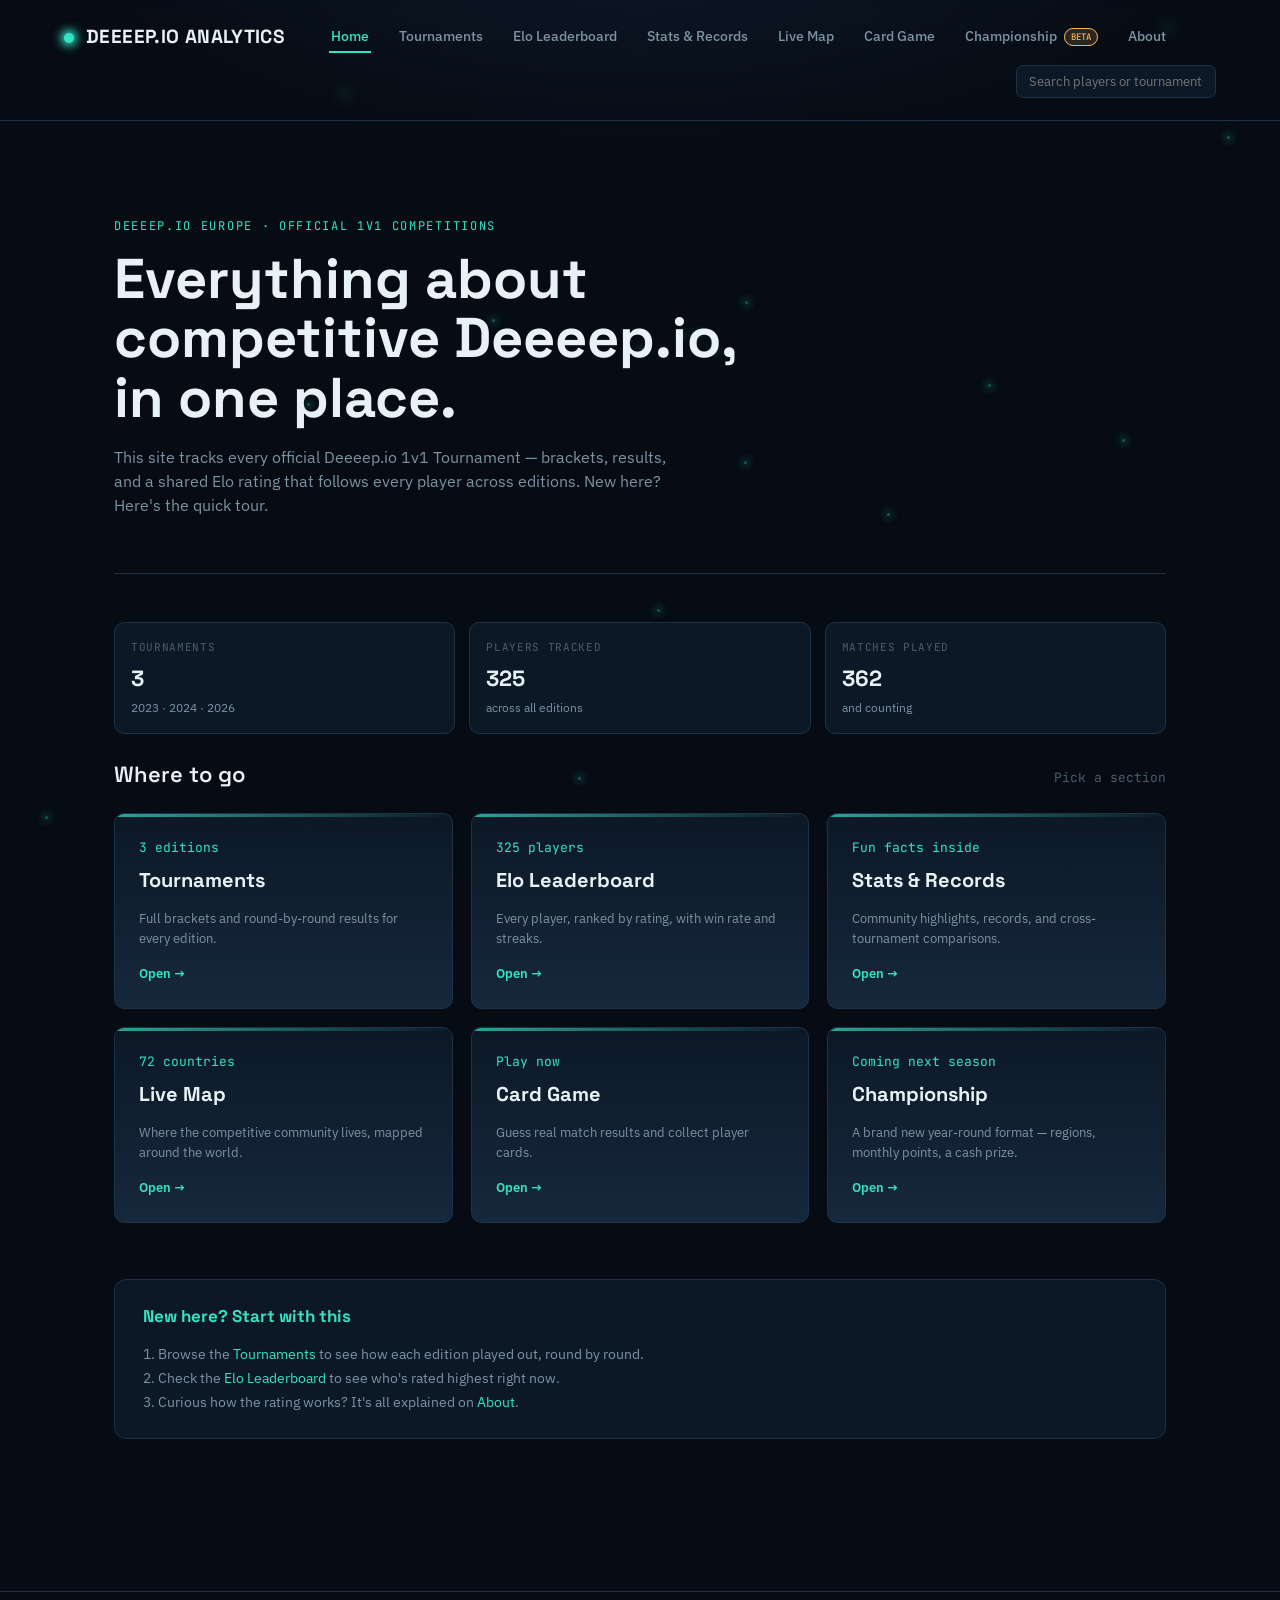
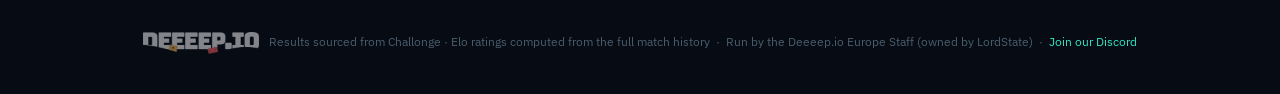
<file: index.html>
<!DOCTYPE html>
<html lang="en">
<head>
<meta charset="UTF-8">
<meta name="viewport" content="width=device-width, initial-scale=1.0">
<title>Deeeep.io Analytics — Tournaments, Elo & Stats</title>
<meta name="description" content="The home for competitive Deeeep.io 1v1: tournament brackets, Elo rankings, live community map, and the upcoming Championship — all in one place.">
<link rel="icon" type="image/png" href="favicon.png">
<link rel="icon" type="image/x-icon" href="favicon.ico">
<meta property="og:type" content="website">
<meta property="og:site_name" content="Deeeep.io Analytics">
<meta property="og:title" content="Deeeep.io Analytics — Tournaments, Elo & Stats">
<meta property="og:description" content="The home for competitive Deeeep.io 1v1: tournament brackets, Elo rankings, live community map, and the upcoming Championship — all in one place.">
<meta property="og:image" content="https://deeeep-analytics.netlify.app/og-image.png">
<meta property="og:image:width" content="1200">
<meta property="og:image:height" content="630">
<meta name="twitter:card" content="summary_large_image">
<meta name="twitter:title" content="Deeeep.io Analytics — Tournaments, Elo & Stats">
<meta name="twitter:description" content="The home for competitive Deeeep.io 1v1: tournament brackets, Elo rankings, live community map, and the upcoming Championship — all in one place.">
<meta name="twitter:image" content="https://deeeep-analytics.netlify.app/og-image.png">
<link rel="stylesheet" href="style.css">
</head>
<body>

<header class="top">
  <div class="brand"><span class="glow-dot"></span> DEEEEP.IO ANALYTICS</div>
  <nav class="top-nav">
    <a href="index.html" data-page="home">Home</a>
    <a href="tournaments.html" data-page="tournaments">Tournaments</a>
    <a href="leaderboard.html" data-page="leaderboard">Elo Leaderboard</a>
    <a href="stats.html" data-page="stats">Stats &amp; Records</a>
    <a href="live-map.html" data-page="live-map">Live Map</a>
    <a href="card-game.html" data-page="card-game">Card Game</a>
    <a href="championship.html" data-page="championship">Championship <span class="beta-pill">BETA</span></a>
    <a href="about.html" data-page="about">About</a>
  </nav>
</header>

<main>
  <section class="hero">
    <div class="eyebrow">Deeeep.io Europe · Official 1v1 competitions</div>
    <h1>Everything about competitive Deeeep.io, in one place.</h1>
    <p class="lead">This site tracks every official Deeeep.io 1v1 Tournament — brackets, results, and a shared Elo rating that follows every player across editions. New here? Here's the quick tour.</p>
  </section>

  <section>
    <div class="stat-grid" id="home-stats"></div>
  </section>

  <section>
    <div class="section-head">
      <h2>Where to go</h2>
      <span class="count">Pick a section</span>
    </div>
    <div class="t-grid" id="nav-grid"></div>
  </section>

  <section>
    <div class="about-block" style="border: 1px solid var(--border); background: var(--deep); border-radius: 12px; padding: 24px 28px;">
      <h3 style="margin-top:0;">New here? Start with this</h3>
      <p style="margin-bottom:0;">
        1. Browse the <a href="tournaments.html" style="color:var(--bio-teal);">Tournaments</a> to see how each edition played out, round by round.<br>
        2. Check the <a href="leaderboard.html" style="color:var(--bio-teal);">Elo Leaderboard</a> to see who's rated highest right now.<br>
        3. Curious how the rating works? It's all explained on <a href="about.html" style="color:var(--bio-teal);">About</a>.
      </p>
    </div>
  </section>
</main>

<footer><img src="game-icons.png" alt="" style="height:22px; opacity:0.5; vertical-align:middle; margin-right:10px;">Results sourced from Challonge · Elo ratings computed from the full match history &nbsp;·&nbsp; Run by the Deeeep.io Europe Staff (owned by LordState) &nbsp;·&nbsp; <a href="https://discord.gg/UAFnRKsabe" target="_blank" rel="noopener" style="color:var(--bio-teal);">Join our Discord</a></footer>

<script src="data.js"></script>
<script src="app.js"></script>
<script>
initBioField(document.body);
initGlobalSearch();
renderNav('home');

const gs = SITE_DATA.globalStats;
document.getElementById('home-stats').innerHTML = `
  <div class="stat-box"><div class="label">Tournaments</div><div class="value">${gs.totalTournaments}</div><div class="sub">2023 · 2024 · 2026</div></div>
  <div class="stat-box"><div class="label">Players tracked</div><div class="value">${gs.totalPlayers}</div><div class="sub">across all editions</div></div>
  <div class="stat-box"><div class="label">Matches played</div><div class="value">${gs.totalMatches}</div><div class="sub">and counting</div></div>
`;

const sections = [
  { href: 'tournaments.html', title: 'Tournaments', desc: 'Full brackets and round-by-round results for every edition.', tag: '3 editions' },
  { href: 'leaderboard.html', title: 'Elo Leaderboard', desc: 'Every player, ranked by rating, with win rate and streaks.', tag: `${gs.totalPlayers} players` },
  { href: 'stats.html', title: 'Stats & Records', desc: 'Community highlights, records, and cross-tournament comparisons.', tag: 'Fun facts inside' },
  { href: 'live-map.html', title: 'Live Map', desc: 'Where the competitive community lives, mapped around the world.', tag: `${SITE_DATA.countryStats.length} countries` },
  { href: 'card-game.html', title: 'Card Game', desc: 'Guess real match results and collect player cards.', tag: 'Play now' },
  { href: 'championship.html', title: 'Championship', desc: 'A brand new year-round format — regions, monthly points, a cash prize.', tag: 'Coming next season' },
];

document.getElementById('nav-grid').innerHTML = sections.map(s => `
  <a href="${s.href}" class="t-card">
    <div class="year">${s.tag}</div>
    <h3>${s.title}</h3>
    <p class="stats" style="display:block; margin-bottom:16px;">${s.desc}</p>
    <div class="cta">Open →</div>
  </a>
`).join('');
</script>

</body>
</html>
</file>
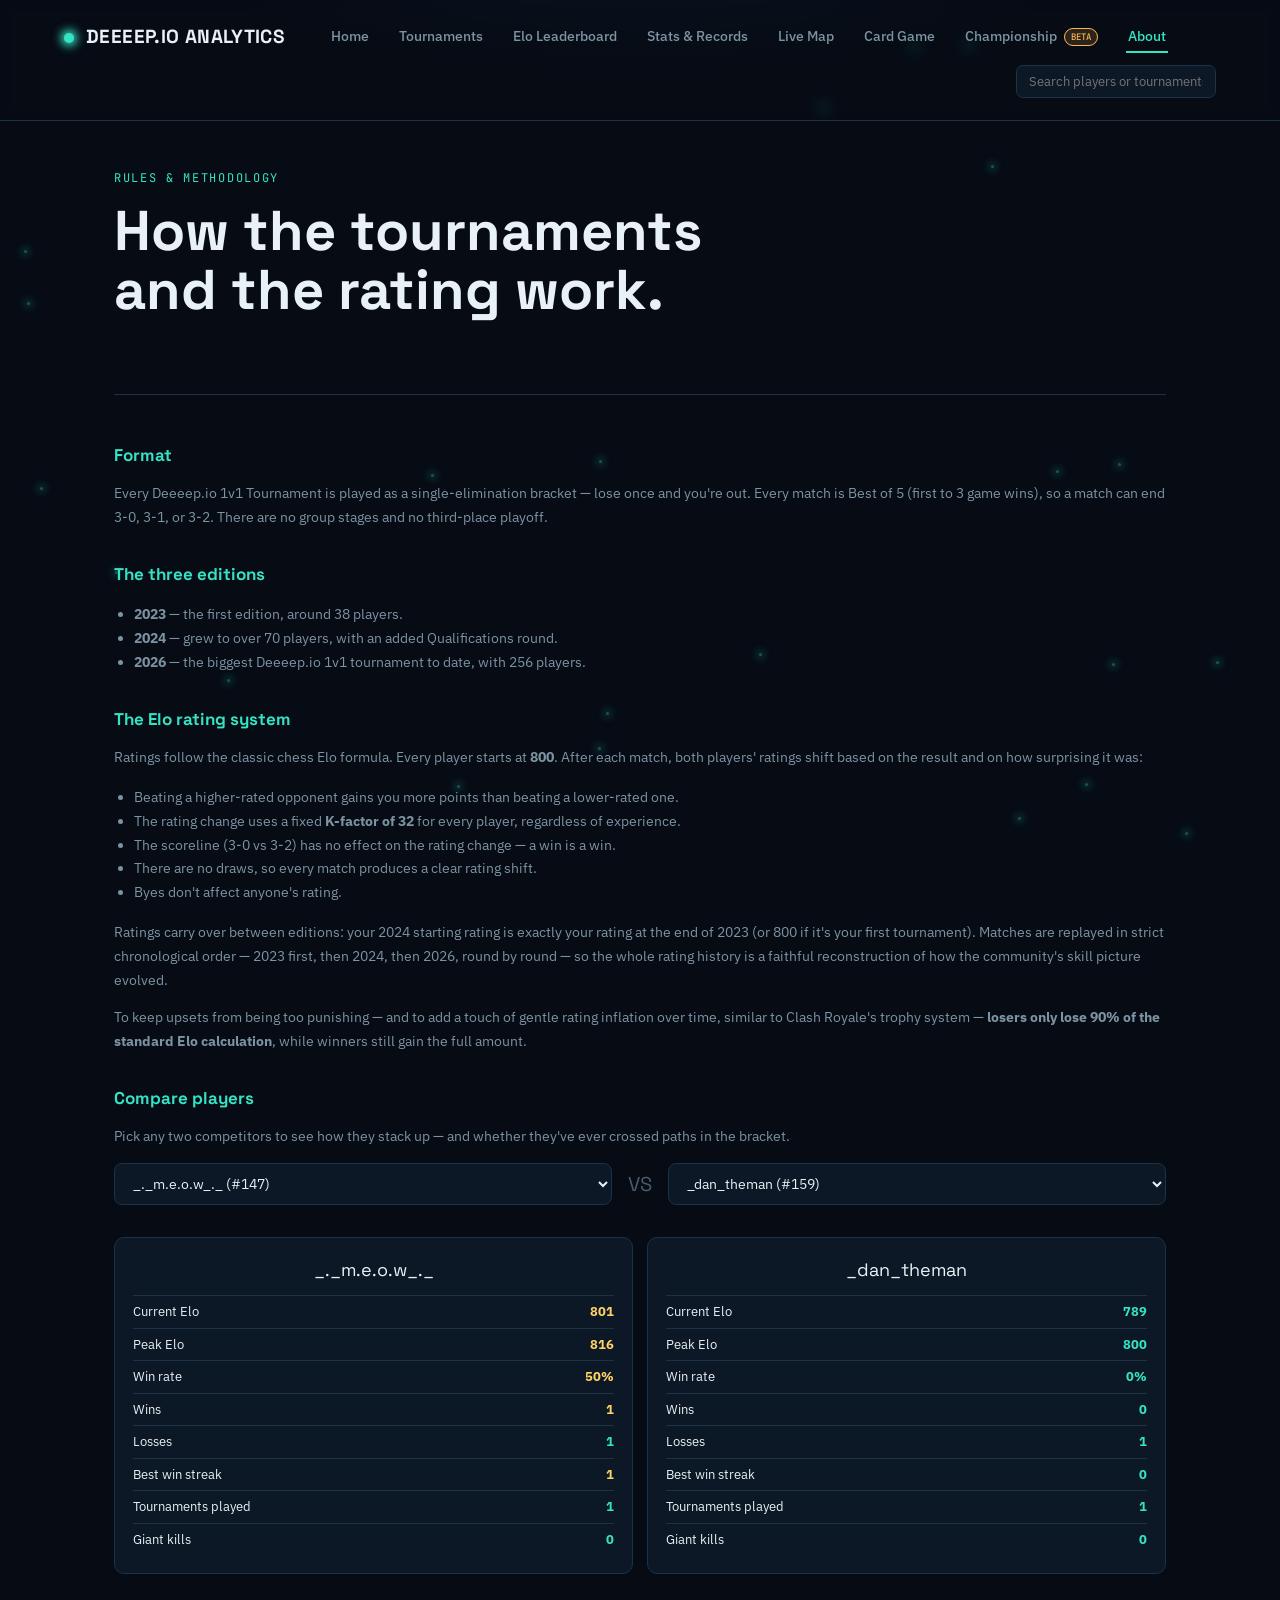
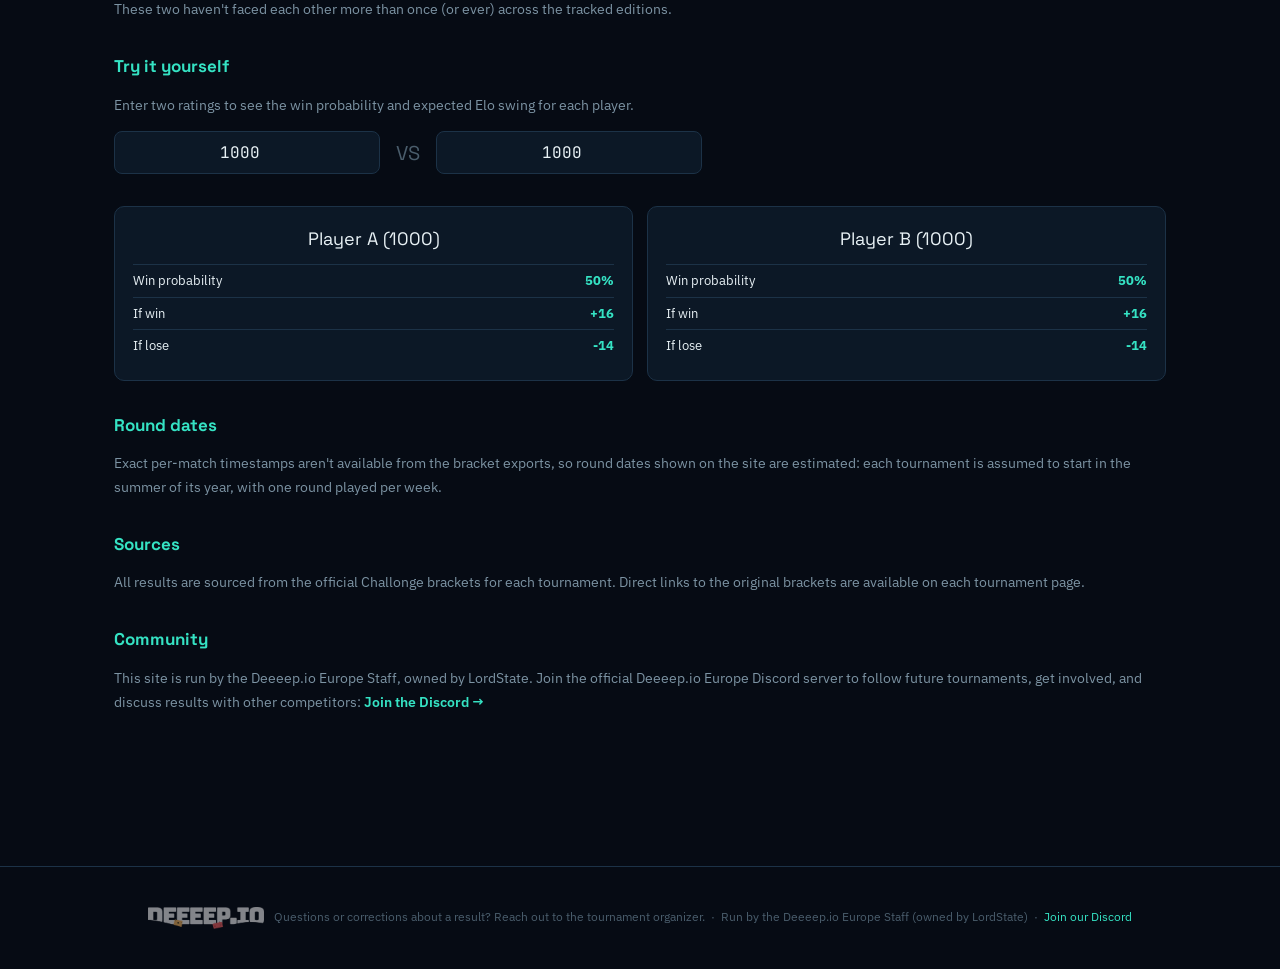
<file: about.html>
<!DOCTYPE html>
<html lang="en">
<head>
<meta charset="UTF-8">
<meta name="viewport" content="width=device-width, initial-scale=1.0">
<title>About — Deeeep.io Analytics</title>
<meta name="description" content="Rules, format and Elo methodology behind the Deeeep.io 1v1 Tournament and this site.">
<link rel="icon" type="image/png" href="favicon.png">
<link rel="icon" type="image/x-icon" href="favicon.ico">
<meta property="og:type" content="website">
<meta property="og:site_name" content="Deeeep.io Analytics">
<meta property="og:title" content="About — Deeeep.io Analytics">
<meta property="og:description" content="Rules, format and Elo methodology behind the Deeeep.io 1v1 Tournament and this site.">
<meta property="og:image" content="https://deeeep-analytics.netlify.app/og-image.png">
<meta property="og:image:width" content="1200">
<meta property="og:image:height" content="630">
<meta name="twitter:card" content="summary_large_image">
<meta name="twitter:title" content="About — Deeeep.io Analytics">
<meta name="twitter:description" content="Rules, format and Elo methodology behind the Deeeep.io 1v1 Tournament and this site.">
<meta name="twitter:image" content="https://deeeep-analytics.netlify.app/og-image.png">
<link rel="stylesheet" href="style.css">
</head>
<body>

<header class="top">
  <div class="brand"><span class="glow-dot"></span> DEEEEP.IO ANALYTICS</div>
  <nav class="top-nav">
    <a href="index.html" data-page="home">Home</a>
    <a href="tournaments.html" data-page="tournaments">Tournaments</a>
    <a href="leaderboard.html" data-page="leaderboard">Elo Leaderboard</a>
    <a href="stats.html" data-page="stats">Stats &amp; Records</a>
    <a href="live-map.html" data-page="live-map">Live Map</a>
    <a href="card-game.html" data-page="card-game">Card Game</a>
    <a href="championship.html" data-page="championship">Championship <span class="beta-pill">BETA</span></a>
    <a href="about.html" data-page="about">About</a>
  </nav>
</header>

<main>
  <section class="hero" style="padding-top:48px;">
    <div class="eyebrow">Rules & methodology</div>
    <h1>How the tournaments and the rating work.</h1>
  </section>

  <div class="about-block">
    <h3>Format</h3>
    <p>Every Deeeep.io 1v1 Tournament is played as a single-elimination bracket — lose once and you're out. Every match is Best of 5 (first to 3 game wins), so a match can end 3-0, 3-1, or 3-2. There are no group stages and no third-place playoff.</p>
  </div>

  <div class="about-block">
    <h3>The three editions</h3>
    <ul>
      <li><b>2023</b> — the first edition, around 38 players.</li>
      <li><b>2024</b> — grew to over 70 players, with an added Qualifications round.</li>
      <li><b>2026</b> — the biggest Deeeep.io 1v1 tournament to date, with 256 players.</li>
    </ul>
  </div>

  <div class="about-block">
    <h3>The Elo rating system</h3>
    <p>Ratings follow the classic chess Elo formula. Every player starts at <b>800</b>. After each match, both players' ratings shift based on the result and on how surprising it was:</p>
    <ul>
      <li>Beating a higher-rated opponent gains you more points than beating a lower-rated one.</li>
      <li>The rating change uses a fixed <b>K-factor of 32</b> for every player, regardless of experience.</li>
      <li>The scoreline (3-0 vs 3-2) has no effect on the rating change — a win is a win.</li>
      <li>There are no draws, so every match produces a clear rating shift.</li>
      <li>Byes don't affect anyone's rating.</li>
    </ul>
    <p>Ratings carry over between editions: your 2024 starting rating is exactly your rating at the end of 2023 (or 800 if it's your first tournament). Matches are replayed in strict chronological order — 2023 first, then 2024, then 2026, round by round — so the whole rating history is a faithful reconstruction of how the community's skill picture evolved.</p>
    <p>To keep upsets from being too punishing — and to add a touch of gentle rating inflation over time, similar to Clash Royale's trophy system — <b>losers only lose 90% of the standard Elo calculation</b>, while winners still gain the full amount.</p>
  </div>

  <div class="about-block">
    <h3>Compare players</h3>
    <p>Pick any two competitors to see how they stack up — and whether they've ever crossed paths in the bracket.</p>
    <div class="compare-pick">
      <select id="p1"></select>
      <div class="vs">VS</div>
      <select id="p2"></select>
    </div>
    <div class="compare-grid" id="compare-grid"></div>
    <div id="h2h-section"></div>
  </div>

  <div class="about-block">
    <h3>Try it yourself</h3>
    <p>Enter two ratings to see the win probability and expected Elo swing for each player.</p>
    <div class="compare-pick" style="grid-template-columns: 1fr auto 1fr; max-width:500px;">
      <input type="number" id="sim-a" value="1000" class="sim-input">
      <div class="vs">VS</div>
      <input type="number" id="sim-b" value="1000" class="sim-input">
    </div>
    <div id="sim-result" style="margin-top:16px;"></div>
  </div>

  <div class="about-block">
    <h3>Round dates</h3>
    <p>Exact per-match timestamps aren't available from the bracket exports, so round dates shown on the site are estimated: each tournament is assumed to start in the summer of its year, with one round played per week.</p>
  </div>

  <div class="about-block">
    <h3>Sources</h3>
    <p>All results are sourced from the official Challonge brackets for each tournament. Direct links to the original brackets are available on each tournament page.</p>
  </div>
  <div class="about-block">
    <h3>Community</h3>
    <p>This site is run by the Deeeep.io Europe Staff, owned by LordState. Join the official Deeeep.io Europe Discord server to follow future tournaments, get involved, and discuss results with other competitors: <a href="https://discord.gg/UAFnRKsabe" id="discord-link-about" target="_blank" rel="noopener" style="color:var(--bio-teal); font-weight:600;">Join the Discord →</a></p>
  </div>

</main>

<footer><img src="game-icons.png" alt="" style="height:22px; opacity:0.5; vertical-align:middle; margin-right:10px;">Questions or corrections about a result? Reach out to the tournament organizer. &nbsp;·&nbsp; Run by the Deeeep.io Europe Staff (owned by LordState) &nbsp;·&nbsp; <a href="https://discord.gg/UAFnRKsabe" id="discord-link" target="_blank" rel="noopener" style="color:var(--bio-teal);">Join our Discord</a></footer>

<script src="data.js"></script>
<script src="app.js"></script>
<script>
initBioField(document.body);
initGlobalSearch();
renderNav('about');

// ---- Compare players (merged in from the former standalone Compare page) ----
const sortedPlayers = [...SITE_DATA.players].sort((a,b) => a.pseudo.localeCompare(b.pseudo));
const compareOpts = sortedPlayers.map(p => `<option value="${p.pseudo}">${p.pseudo} (#${p.rank})</option>`).join('');
document.getElementById('p1').innerHTML = compareOpts;
document.getElementById('p2').innerHTML = compareOpts;
document.getElementById('p1').value = sortedPlayers[0]?.pseudo;
document.getElementById('p2').value = sortedPlayers[1]?.pseudo;

function metricRow(label, v1, v2, higherIsBetter = true) {
  const b1 = higherIsBetter ? v1 >= v2 : v1 <= v2;
  const b2 = higherIsBetter ? v2 >= v1 : v2 <= v1;
  return [
    `<div class="metric ${b1 && v1 !== v2 ? 'better' : ''}"><span>${label}</span><b>${v1}</b></div>`,
    `<div class="metric ${b2 && v1 !== v2 ? 'better' : ''}"><span>${label}</span><b>${v2}</b></div>`,
  ];
}

function renderCompare() {
  const a = playerBySlug(document.getElementById('p1').value);
  const b = playerBySlug(document.getElementById('p2').value);
  if (!a || !b) return;

  const rows = [
    metricRow('Current Elo', a.currentElo, b.currentElo),
    metricRow('Peak Elo', a.peakElo, b.peakElo),
    metricRow('Win rate', a.winrate + '%', b.winrate + '%'),
    metricRow('Wins', a.wins, b.wins),
    metricRow('Losses', a.losses, b.losses, false),
    metricRow('Best win streak', a.bestWinStreak, b.bestWinStreak),
    metricRow('Tournaments played', a.tournamentsPlayed, b.tournamentsPlayed),
    metricRow('Giant kills', a.giantKills, b.giantKills),
  ];

  document.getElementById('compare-grid').innerHTML = `
    <div class="compare-box">
      <div class="name"><a href="player.html?pseudo=${encodeURIComponent(a.pseudo)}">${a.pseudo}</a>${fpFlag(a)}</div>
      ${rows.map(r => r[0]).join('')}
      ${badgeHTML(a.badges)}
    </div>
    <div class="compare-box">
      <div class="name"><a href="player.html?pseudo=${encodeURIComponent(b.pseudo)}">${b.pseudo}</a>${fpFlag(b)}</div>
      ${rows.map(r => r[1]).join('')}
      ${badgeHTML(b.badges)}
    </div>
  `;

  const key1 = `${a.pseudo}|${b.pseudo}`;
  const key2 = `${b.pseudo}|${a.pseudo}`;
  const h2h = SITE_DATA.rematches[key1] || SITE_DATA.rematches[key2];
  const h2hEl = document.getElementById('h2h-section');
  if (h2h) {
    h2hEl.innerHTML = `
      <div class="history-list">
        ${h2h.map(m => `
          <div class="match-card">
            <div class="row ${m.winner === a.pseudo ? 'winner' : ''}"><span class="name">${a.pseudo}${fpFlag(a)}</span><span class="score">${m.j1 === a.pseudo ? m.score.split('-')[0] : m.score.split('-')[1]}</span></div>
            <div class="row ${m.winner === b.pseudo ? 'winner' : ''}"><span class="name">${b.pseudo}${fpFlag(b)}</span><span class="score">${m.j1 === b.pseudo ? m.score.split('-')[0] : m.score.split('-')[1]}</span></div>
            <div class="row" style="padding-top:0;"><span class="muted" style="font-size:12px;">${m.tournament} · ${m.round}</span></div>
          </div>
        `).join('')}
      </div>
    `;
  } else {
    h2hEl.innerHTML = `<p class="muted">These two haven't faced each other more than once (or ever) across the tracked editions.</p>`;
  }
}
document.getElementById('p1').addEventListener('change', renderCompare);
document.getElementById('p2').addEventListener('change', renderCompare);
renderCompare();

// ---- Elo simulator ----

function renderSim() {
  const a = parseInt(document.getElementById('sim-a').value) || 800;
  const b = parseInt(document.getElementById('sim-b').value) || 800;
  const r = simulateElo(a, b);
  document.getElementById('sim-result').innerHTML = `
    <div class="compare-grid">
      <div class="compare-box">
        <div class="name">Player A (${a})</div>
        <div class="metric"><span>Win probability</span><b>${r.winProbA}%</b></div>
        <div class="metric"><span>If win</span><b>+${r.aGainOnWin}</b></div>
        <div class="metric"><span>If lose</span><b>-${r.aLossOnLoss}</b></div>
      </div>
      <div class="compare-box">
        <div class="name">Player B (${b})</div>
        <div class="metric"><span>Win probability</span><b>${r.winProbB}%</b></div>
        <div class="metric"><span>If win</span><b>+${r.bGainOnWin}</b></div>
        <div class="metric"><span>If lose</span><b>-${r.bLossOnLoss}</b></div>
      </div>
    </div>
  `;
}
document.getElementById('sim-a').addEventListener('input', renderSim);
document.getElementById('sim-b').addEventListener('input', renderSim);
renderSim();
</script>

</body>
</html>
</file>
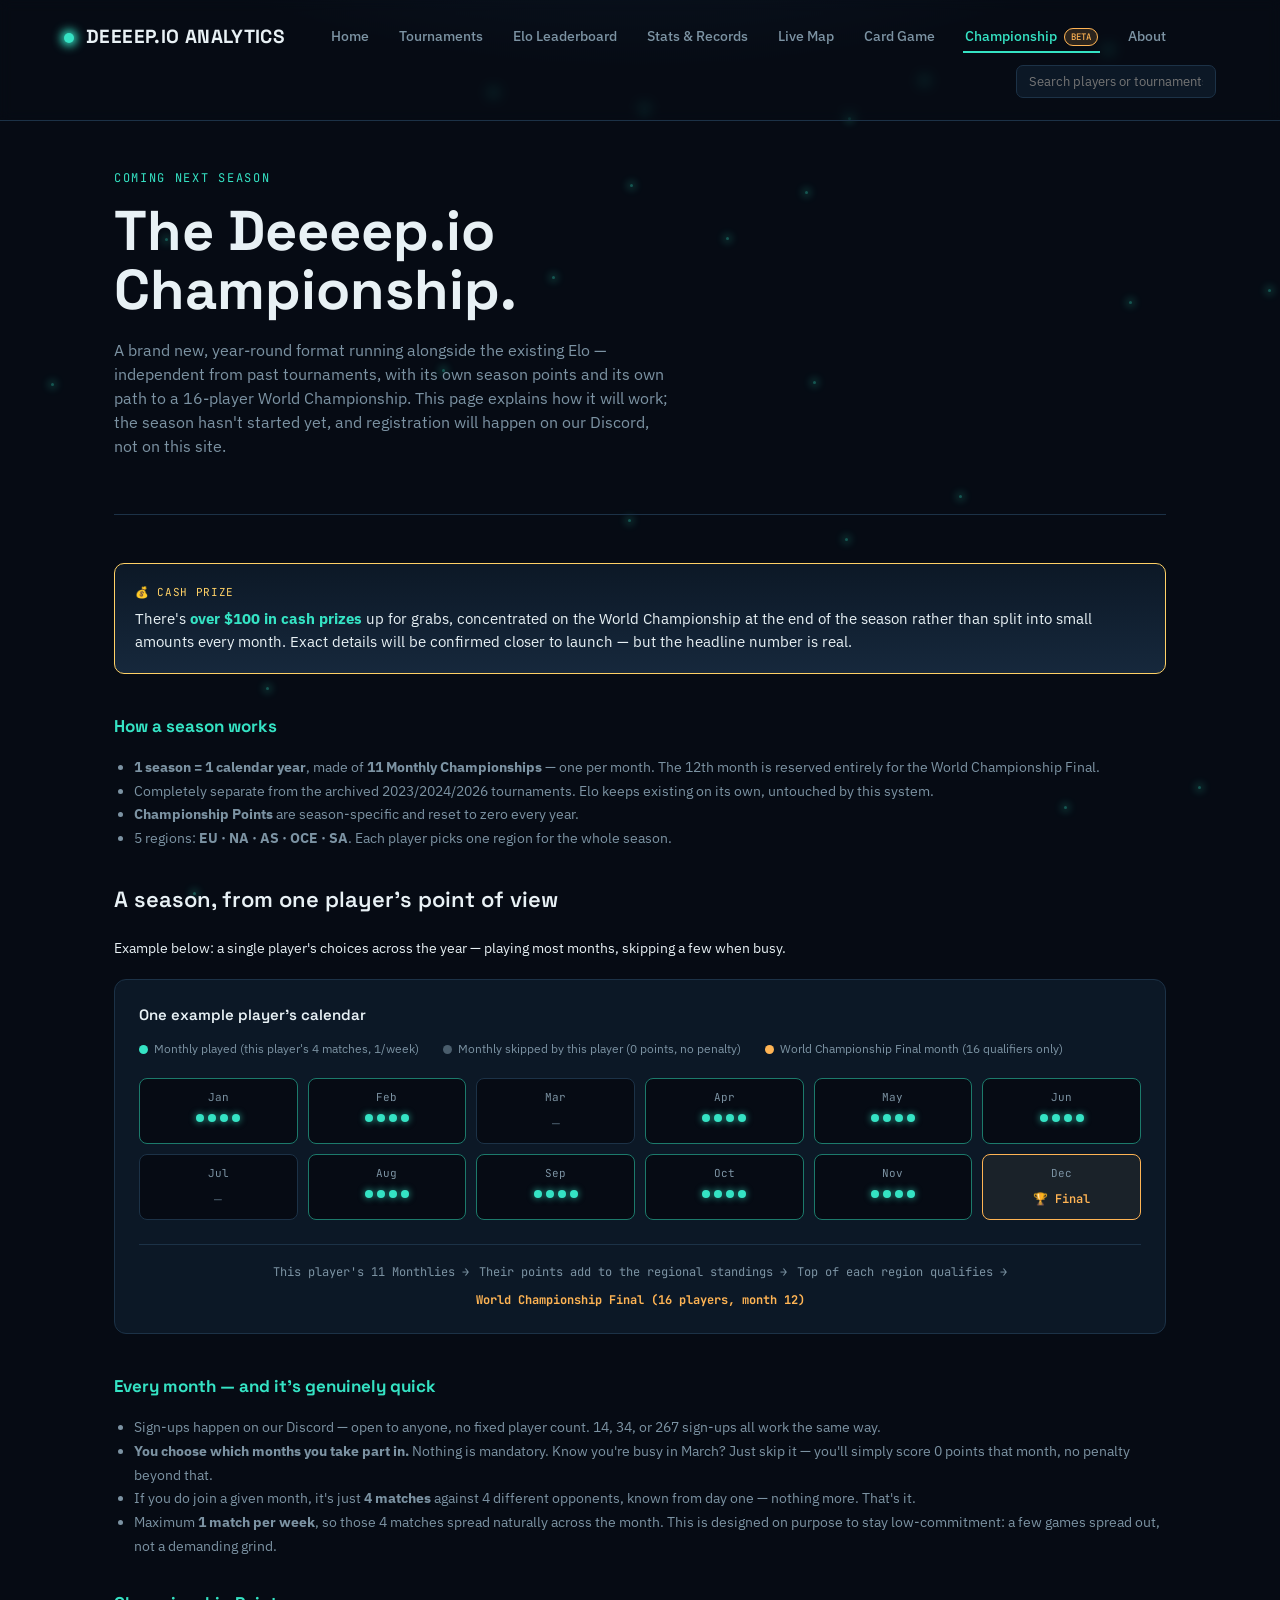
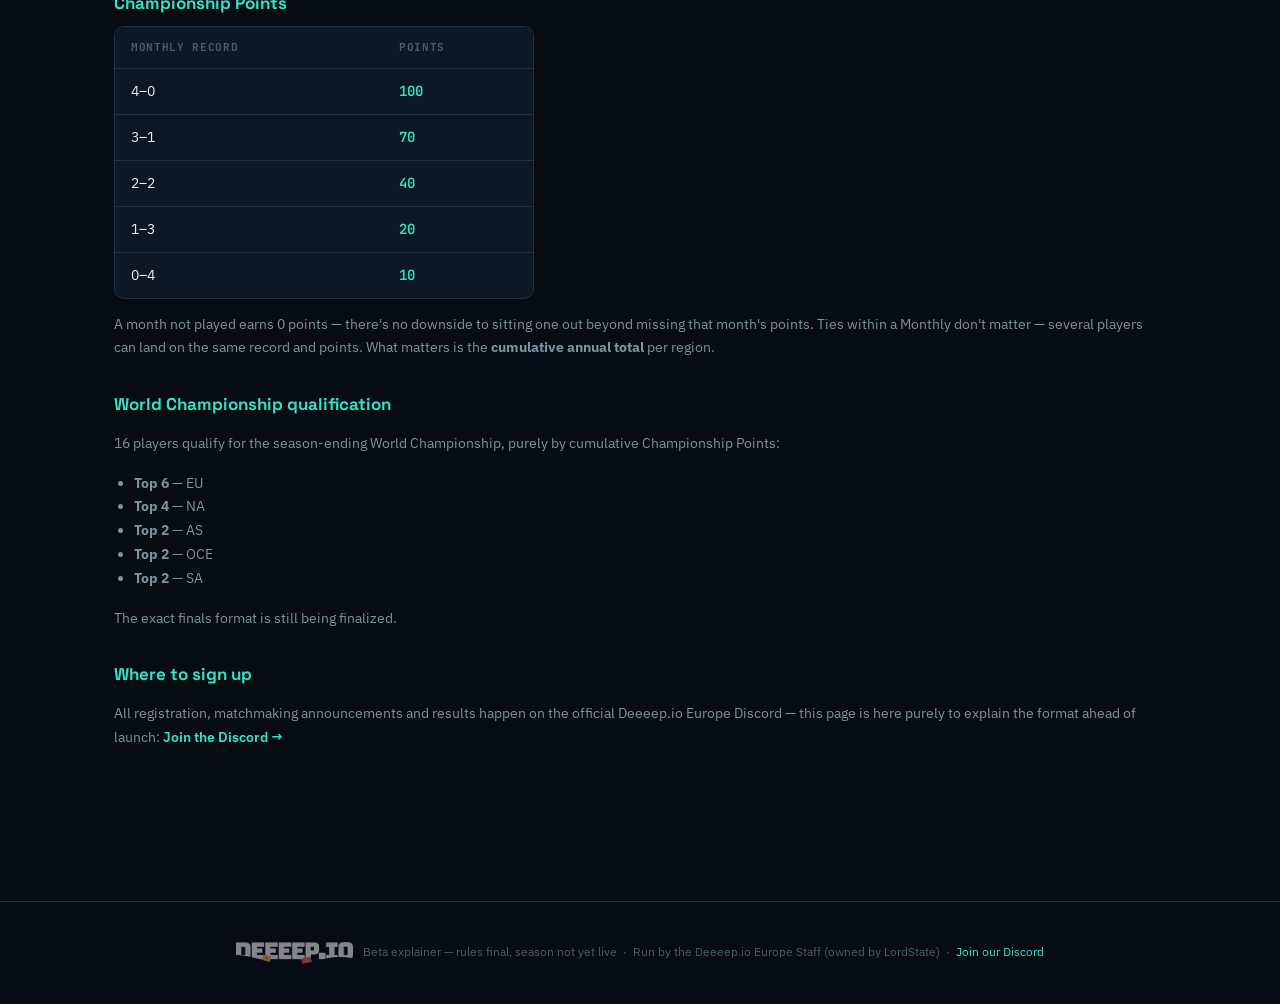
<file: championship.html>
<!DOCTYPE html>
<html lang="en">
<head>
<meta charset="UTF-8">
<meta name="viewport" content="width=device-width, initial-scale=1.0">
<title>Championship Beta — Deeeep.io Analytics</title>
<meta name="description" content="The Deeeep.io Championship: 12 Monthly events, 5 regions, Championship Points, a cash prize, and a 16-player World Championship final. Launching next season.">
<link rel="icon" type="image/png" href="favicon.png">
<link rel="icon" type="image/x-icon" href="favicon.ico">
<meta property="og:type" content="website">
<meta property="og:site_name" content="Deeeep.io Analytics">
<meta property="og:title" content="Championship Beta — Deeeep.io Analytics">
<meta property="og:description" content="The Deeeep.io Championship: 12 Monthly events, 5 regions, Championship Points, a cash prize, and a 16-player World Championship final. Launching next season.">
<meta property="og:image" content="https://deeeep-analytics.netlify.app/og-image.png">
<meta property="og:image:width" content="1200">
<meta property="og:image:height" content="630">
<meta name="twitter:card" content="summary_large_image">
<meta name="twitter:title" content="Championship Beta — Deeeep.io Analytics">
<meta name="twitter:description" content="The Deeeep.io Championship: 12 Monthly events, 5 regions, Championship Points, a cash prize, and a 16-player World Championship final. Launching next season.">
<meta name="twitter:image" content="https://deeeep-analytics.netlify.app/og-image.png">
<link rel="stylesheet" href="style.css">
</head>
<body>

<header class="top">
  <div class="brand"><span class="glow-dot"></span> DEEEEP.IO ANALYTICS</div>
  <nav class="top-nav">
    <a href="index.html" data-page="home">Home</a>
    <a href="tournaments.html" data-page="tournaments">Tournaments</a>
    <a href="leaderboard.html" data-page="leaderboard">Elo Leaderboard</a>
    <a href="stats.html" data-page="stats">Stats &amp; Records</a>
    <a href="live-map.html" data-page="live-map">Live Map</a>
    <a href="card-game.html" data-page="card-game">Card Game</a>
    <a href="championship.html" data-page="championship">Championship <span class="beta-pill">BETA</span></a>
    <a href="about.html" data-page="about">About</a>
  </nav>
</header>
</header>

<main>
  <section class="hero" style="padding-top:48px;">
    <div class="eyebrow">Coming next season</div>
    <h1>The Deeeep.io Championship.</h1>
    <p class="lead">A brand new, year-round format running alongside the existing Elo — independent from past tournaments, with its own season points and its own path to a 16-player World Championship. This page explains how it will work; the season hasn't started yet, and registration will happen on our Discord, not on this site.</p>
  </section>

  <div class="fact-card" style="margin-bottom:40px; border-color:#FFD166;">
    <div class="fact-label" style="color:#FFD166;">💰 Cash prize</div>
    <p>There's <b>over $100 in cash prizes</b> up for grabs, concentrated on the World Championship at the end of the season rather than split into small amounts every month. Exact details will be confirmed closer to launch — but the headline number is real.</p>
  </div>

  <div class="about-block">
    <h3>How a season works</h3>
    <ul>
      <li><b>1 season = 1 calendar year</b>, made of <b>11 Monthly Championships</b> — one per month. The 12th month is reserved entirely for the World Championship Final.</li>
      <li>Completely separate from the archived 2023/2024/2026 tournaments. Elo keeps existing on its own, untouched by this system.</li>
      <li><b>Championship Points</b> are season-specific and reset to zero every year.</li>
      <li>5 regions: <b>EU · NA · AS · OCE · SA</b>. Each player picks one region for the whole season.</li>
    </ul>
  </div>

  <section>
    <div class="section-head"><h2>A season, from one player's point of view</h2></div>
    <p class="lead" style="font-size:14px; margin-bottom:20px;">Example below: a single player's choices across the year — playing most months, skipping a few when busy.</p>
    <div id="season-diagram"></div>
  </section>

  <div class="about-block">
    <h3>Every month — and it's genuinely quick</h3>
    <ul>
      <li>Sign-ups happen on our Discord — open to anyone, no fixed player count. 14, 34, or 267 sign-ups all work the same way.</li>
      <li><b>You choose which months you take part in.</b> Nothing is mandatory. Know you're busy in March? Just skip it — you'll simply score 0 points that month, no penalty beyond that.</li>
      <li>If you do join a given month, it's just <b>4 matches</b> against 4 different opponents, known from day one — nothing more. That's it.</li>
      <li>Maximum <b>1 match per week</b>, so those 4 matches spread naturally across the month. This is designed on purpose to stay low-commitment: a few games spread out, not a demanding grind.</li>
    </ul>
  </div>

  <div class="about-block">
    <h3>Championship Points</h3>
    <div class="table-wrap" style="max-width:420px; margin-bottom:12px;">
      <table class="classement">
        <thead><tr><th>Monthly record</th><th>Points</th></tr></thead>
        <tbody>
          <tr><td>4–0</td><td class="elo-val">100</td></tr>
          <tr><td>3–1</td><td class="elo-val">70</td></tr>
          <tr><td>2–2</td><td class="elo-val">40</td></tr>
          <tr><td>1–3</td><td class="elo-val">20</td></tr>
          <tr><td>0–4</td><td class="elo-val">10</td></tr>
        </tbody>
      </table>
    </div>
    <p>A month not played earns 0 points — there's no downside to sitting one out beyond missing that month's points. Ties within a Monthly don't matter — several players can land on the same record and points. What matters is the <b>cumulative annual total</b> per region.</p>
  </div>

  <div class="about-block">
    <h3>World Championship qualification</h3>
    <p>16 players qualify for the season-ending World Championship, purely by cumulative Championship Points:</p>
    <ul>
      <li><b>Top 6</b> — EU</li>
      <li><b>Top 4</b> — NA</li>
      <li><b>Top 2</b> — AS</li>
      <li><b>Top 2</b> — OCE</li>
      <li><b>Top 2</b> — SA</li>
    </ul>
    <p>The exact finals format is still being finalized.</p>
  </div>

  <div class="about-block">
    <h3>Where to sign up</h3>
    <p>All registration, matchmaking announcements and results happen on the official Deeeep.io Europe Discord — this page is here purely to explain the format ahead of launch: <a href="https://discord.gg/UAFnRKsabe" target="_blank" rel="noopener" style="color:var(--bio-teal); font-weight:600;">Join the Discord →</a></p>
  </div>
</main>

<footer><img src="game-icons.png" alt="" style="height:22px; opacity:0.5; vertical-align:middle; margin-right:10px;">Beta explainer — rules final, season not yet live &nbsp;·&nbsp; Run by the Deeeep.io Europe Staff (owned by LordState) &nbsp;·&nbsp; <a href="https://discord.gg/UAFnRKsabe" target="_blank" rel="noopener" style="color:var(--bio-teal);">Join our Discord</a></footer>

<script src="data.js"></script>
<script src="app.js"></script>
<script>
initBioField(document.body);
initGlobalSearch();
renderNav('championship');

// ---- Season diagram: 11 Monthly Championships + 1 Final month, showing the optional 4-match / 4-week flow ----
function renderSeasonDiagram() {
  const el = document.getElementById('season-diagram');
  const months = ['Jan','Feb','Mar','Apr','May','Jun','Jul','Aug','Sep','Oct','Nov','Dec'];
  const playedExample = new Set([0,1,3,4,5,7,8,9,10]); // illustrative: a player who skipped a couple of months
  const finalMonthIdx = 11; // December — reserved for the World Championship Final, not a Monthly

  el.innerHTML = `
    <div class="season-diagram-card">
      <div class="season-diagram-title">One example player's calendar</div>
      <div class="season-diagram-legend">
        <span><span class="sd-dot sd-played"></span> Monthly played (this player's 4 matches, 1/week)</span>
        <span><span class="sd-dot sd-skipped"></span> Monthly skipped by this player (0 points, no penalty)</span>
        <span><span class="sd-dot sd-final"></span> World Championship Final month (16 qualifiers only)</span>
      </div>
      <div class="season-track">
        ${months.map((m, i) => {
          if (i === finalMonthIdx) {
            return `
              <div class="season-month final">
                <div class="season-month-label">${m}</div>
                <div class="season-weeks final-weeks">🏆 Final</div>
              </div>
            `;
          }
          return `
            <div class="season-month ${playedExample.has(i) ? 'played' : 'skipped'}">
              <div class="season-month-label">${m}</div>
              ${playedExample.has(i)
                ? `<div class="season-weeks">${[1,2,3,4].map(w => `<div class="season-week-dot" title="Week ${w}: 1 match"></div>`).join('')}</div>`
                : `<div class="season-weeks skipped-weeks">—</div>`}
            </div>
          `;
        }).join('')}
      </div>
      <div class="season-arrow-row">
        <span>This player's 11 Monthlies →</span>
        <span>Their points add to the regional standings →</span>
        <span>Top of each region qualifies →</span>
        <span><b style="color:var(--bio-amber);">World Championship Final (16 players, month 12)</b></span>
      </div>
    </div>
  `;
}
renderSeasonDiagram();
</script>

</body>
</html>
</file>
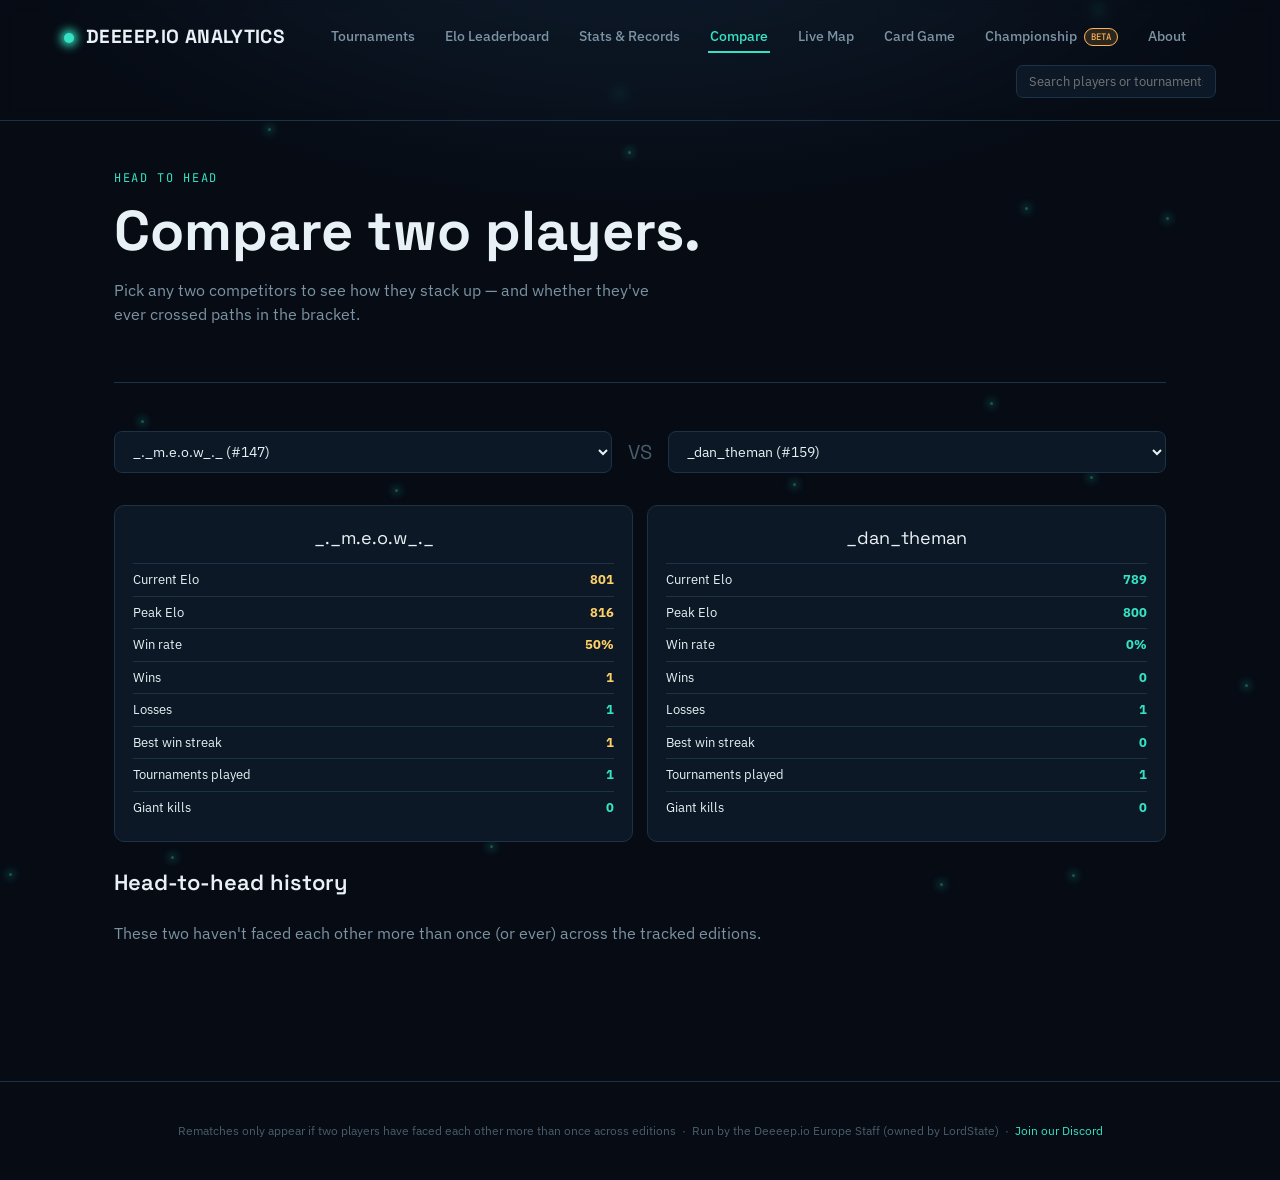
<file: compare.html>
<!DOCTYPE html>
<html lang="en">
<head>
<meta charset="UTF-8">
<meta name="viewport" content="width=device-width, initial-scale=1.0">
<title>Compare Players — Deeeep.io Analytics</title>
<meta name="description" content="Head-to-head comparison between any two Deeeep.io 1v1 Tournament competitors.">
<link rel="icon" type="image/png" href="favicon.png">
<link rel="icon" type="image/x-icon" href="favicon.ico">
<meta property="og:type" content="website">
<meta property="og:site_name" content="Deeeep.io Analytics">
<meta property="og:title" content="Compare Players — Deeeep.io Analytics">
<meta property="og:description" content="Head-to-head comparison between any two Deeeep.io 1v1 Tournament competitors.">
<meta property="og:image" content="https://deeeep-analytics.netlify.app/og-image.png">
<meta property="og:image:width" content="1200">
<meta property="og:image:height" content="630">
<meta name="twitter:card" content="summary_large_image">
<meta name="twitter:title" content="Compare Players — Deeeep.io Analytics">
<meta name="twitter:description" content="Head-to-head comparison between any two Deeeep.io 1v1 Tournament competitors.">
<meta name="twitter:image" content="https://deeeep-analytics.netlify.app/og-image.png">
<link rel="stylesheet" href="style.css">
</head>
<body>

<header class="top">
  <div class="brand"><span class="glow-dot"></span> DEEEEP.IO ANALYTICS</div>
  <nav class="top-nav">
    <a href="index.html" data-page="home">Tournaments</a>
    <a href="leaderboard.html" data-page="leaderboard">Elo Leaderboard</a>
    <a href="stats.html" data-page="stats">Stats &amp; Records</a>
    <a href="compare.html" data-page="compare">Compare</a>
    <a href="live-map.html" data-page="live-map">Live Map</a>
    <a href="card-game.html" data-page="card-game">Card Game</a>
    <a href="championship.html" data-page="championship">Championship <span class="beta-pill">BETA</span></a>
    <a href="about.html" data-page="about">About</a>
  </nav>
</header>

<main>
  <section class="hero" style="padding-top:48px;">
    <div class="eyebrow">Head to head</div>
    <h1>Compare two players.</h1>
    <p class="lead">Pick any two competitors to see how they stack up — and whether they've ever crossed paths in the bracket.</p>
  </section>

  <div class="compare-pick">
    <select id="p1"></select>
    <div class="vs">VS</div>
    <select id="p2"></select>
  </div>

  <div class="compare-grid" id="compare-grid"></div>

  <div id="h2h-section"></div>
</main>

<footer>Rematches only appear if two players have faced each other more than once across editions &nbsp;·&nbsp; Run by the Deeeep.io Europe Staff (owned by LordState) &nbsp;·&nbsp; <a href="https://discord.gg/UAFnRKsabe" id="discord-link" target="_blank" rel="noopener" style="color:var(--bio-teal);">Join our Discord</a></footer>

<script src="data.js"></script>
<script src="app.js"></script>
<script>
initBioField(document.body);
initGlobalSearch();
renderNav('compare');

const sorted = [...SITE_DATA.players].sort((a,b) => a.pseudo.localeCompare(b.pseudo));
const opts = sorted.map(p => `<option value="${p.pseudo}">${p.pseudo} (#${p.rank})</option>`).join('');
document.getElementById('p1').innerHTML = opts;
document.getElementById('p2').innerHTML = opts;
document.getElementById('p1').value = sorted[0]?.pseudo;
document.getElementById('p2').value = sorted[1]?.pseudo;

function metricRow(label, v1, v2, higherIsBetter = true) {
  const b1 = higherIsBetter ? v1 >= v2 : v1 <= v2;
  const b2 = higherIsBetter ? v2 >= v1 : v2 <= v1;
  return [
    `<div class="metric ${b1 && v1 !== v2 ? 'better' : ''}"><span>${label}</span><b>${v1}</b></div>`,
    `<div class="metric ${b2 && v1 !== v2 ? 'better' : ''}"><span>${label}</span><b>${v2}</b></div>`,
  ];
}

function render() {
  const a = playerBySlug(document.getElementById('p1').value);
  const b = playerBySlug(document.getElementById('p2').value);
  if (!a || !b) return;

  const rows = [
    metricRow('Current Elo', a.currentElo, b.currentElo),
    metricRow('Peak Elo', a.peakElo, b.peakElo),
    metricRow('Win rate', a.winrate + '%', b.winrate + '%'),
    metricRow('Wins', a.wins, b.wins),
    metricRow('Losses', a.losses, b.losses, false),
    metricRow('Best win streak', a.bestWinStreak, b.bestWinStreak),
    metricRow('Tournaments played', a.tournamentsPlayed, b.tournamentsPlayed),
    metricRow('Giant kills', a.giantKills, b.giantKills),
  ];

  document.getElementById('compare-grid').innerHTML = `
    <div class="compare-box">
      <div class="name"><a href="player.html?pseudo=${encodeURIComponent(a.pseudo)}">${a.pseudo}</a></div>
      ${rows.map(r => r[0]).join('')}
      ${badgeHTML(a.badges)}
    </div>
    <div class="compare-box">
      <div class="name"><a href="player.html?pseudo=${encodeURIComponent(b.pseudo)}">${b.pseudo}</a></div>
      ${rows.map(r => r[1]).join('')}
      ${badgeHTML(b.badges)}
    </div>
  `;

  const key1 = `${a.pseudo}|${b.pseudo}`;
  const key2 = `${b.pseudo}|${a.pseudo}`;
  const h2h = SITE_DATA.rematches[key1] || SITE_DATA.rematches[key2];
  const h2hEl = document.getElementById('h2h-section');
  if (h2h) {
    h2hEl.innerHTML = `
      <div class="section-head"><h2>Head-to-head history</h2></div>
      <div class="history-list">
        ${h2h.map(m => `
          <div class="match-card">
            <div class="row ${m.winner === a.pseudo ? 'winner' : ''}"><span class="name">${a.pseudo}</span><span class="score">${m.j1 === a.pseudo ? m.score.split('-')[0] : m.score.split('-')[1]}</span></div>
            <div class="row ${m.winner === b.pseudo ? 'winner' : ''}"><span class="name">${b.pseudo}</span><span class="score">${m.j1 === b.pseudo ? m.score.split('-')[0] : m.score.split('-')[1]}</span></div>
            <div class="row" style="padding-top:0;"><span class="muted" style="font-size:12px;">${m.tournament} · ${m.round}</span></div>
          </div>
        `).join('')}
      </div>
    `;
  } else {
    h2hEl.innerHTML = `
      <div class="section-head"><h2>Head-to-head history</h2></div>
      <p class="muted">These two haven't faced each other more than once (or ever) across the tracked editions.</p>
    `;
  }
}

document.getElementById('p1').addEventListener('change', render);
document.getElementById('p2').addEventListener('change', render);
render();
</script>

</body>
</html>
</file>
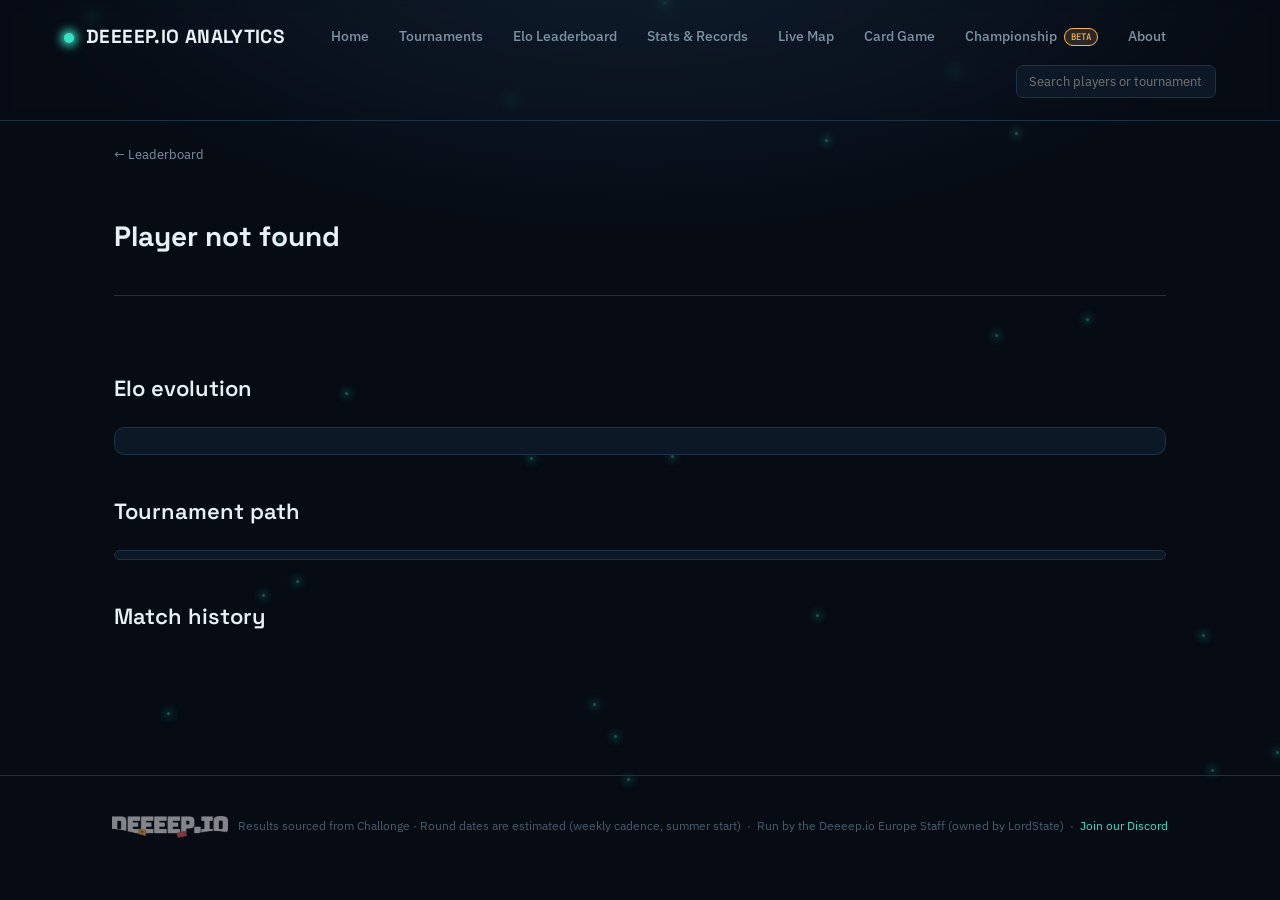
<file: player.html>
<!DOCTYPE html>
<html lang="en">
<head>
<meta charset="UTF-8">
<meta name="viewport" content="width=device-width, initial-scale=1.0">
<title>Player Profile — Deeeep.io Analytics</title>
<meta name="description" content="Elo history, win rate, badges and match history for a Deeeep.io 1v1 Tournament competitor.">
<link rel="icon" type="image/png" href="favicon.png">
<link rel="icon" type="image/x-icon" href="favicon.ico">
<meta property="og:type" content="website">
<meta property="og:site_name" content="Deeeep.io Analytics">
<meta property="og:title" content="Player Profile — Deeeep.io Analytics">
<meta property="og:description" content="Elo history, win rate, badges and match history for a Deeeep.io 1v1 Tournament competitor.">
<meta property="og:image" content="https://deeeep-analytics.netlify.app/og-image.png">
<meta property="og:image:width" content="1200">
<meta property="og:image:height" content="630">
<meta name="twitter:card" content="summary_large_image">
<meta name="twitter:title" content="Player Profile — Deeeep.io Analytics">
<meta name="twitter:description" content="Elo history, win rate, badges and match history for a Deeeep.io 1v1 Tournament competitor.">
<meta name="twitter:image" content="https://deeeep-analytics.netlify.app/og-image.png">
<link rel="stylesheet" href="style.css">
</head>
<body>

<header class="top">
  <div class="brand"><span class="glow-dot"></span> DEEEEP.IO ANALYTICS</div>
  <nav class="top-nav">
    <a href="index.html" data-page="home">Home</a>
    <a href="tournaments.html" data-page="tournaments">Tournaments</a>
    <a href="leaderboard.html" data-page="leaderboard">Elo Leaderboard</a>
    <a href="stats.html" data-page="stats">Stats &amp; Records</a>
    <a href="live-map.html" data-page="live-map">Live Map</a>
    <a href="card-game.html" data-page="card-game">Card Game</a>
    <a href="championship.html" data-page="championship">Championship <span class="beta-pill">BETA</span></a>
    <a href="about.html" data-page="about">About</a>
  </nav>
</header>

<main>
  <a href="leaderboard.html" class="back-link" style="margin-top:24px; display:inline-block;">← Leaderboard</a>
  <div class="player-header" id="p-header"></div>
  <div class="card-actions" id="card-actions"></div>
  <div id="p-badges"></div>

  <div class="stat-grid" id="p-stats"></div>

  <div class="section-head"><h2>Elo evolution</h2></div>
  <div class="chart-card" style="margin-bottom:40px;">
    <div id="chart"></div>
  </div>

  <div class="section-head"><h2>Tournament path</h2></div>
  <div class="table-wrap" style="padding: 4px 16px; margin-bottom:40px;" id="paths"></div>

  <div id="national-section"></div>

  <div class="section-head"><h2>Match history</h2></div>
  <div class="history-list" id="history"></div>
</main>

<footer><img src="game-icons.png" alt="" style="height:22px; opacity:0.5; vertical-align:middle; margin-right:10px;">Results sourced from Challonge · Round dates are estimated (weekly cadence, summer start) &nbsp;·&nbsp; Run by the Deeeep.io Europe Staff (owned by LordState) &nbsp;·&nbsp; <a href="https://discord.gg/UAFnRKsabe" id="discord-link" target="_blank" rel="noopener" style="color:var(--bio-teal);">Join our Discord</a></footer>

<script src="data.js"></script>
<script src="app.js"></script>
<script src="card.js"></script>
<script>
initBioField(document.body);
initGlobalSearch();

const pseudo = qs('pseudo');
const p = playerBySlug(pseudo);
const headerEl = document.getElementById('p-header');
const statsEl = document.getElementById('p-stats');
const historyEl = document.getElementById('history');
const chartEl = document.getElementById('chart');

if (!p) {
  headerEl.innerHTML = '<h1>Player not found</h1>';
} else {
  document.title = p.pseudo + ' — Deeeep.io Analytics';
  headerEl.innerHTML = `
    ${avatarHTML(p)}
    <div>
      <h1>${p.pseudo} ${p.country ? countryFlag(p.country) : ''} ${fpFlag(p)}</h1>
      <div class="sub">
        <span>Rank #${p.rank}</span>
        <span class="elo-val">${p.currentElo} Elo</span>
        <span>${p.tournamentsPlayed} tournament(s) played</span>
        ${p.countryName ? `<span>${p.countryName}</span>` : ''}
      </div>
      ${p.aka ? `<div class="aka-note">Also known as <a href="player.html?pseudo=${encodeURIComponent(p.aka)}">${p.aka}</a> — same person, separate account entry kept for bracket accuracy.</div>` : ''}
      <a class="challonge-link" style="margin-top:12px;" href="https://deeeep.io/u/${encodeURIComponent(p.pseudo.toLowerCase())}" target="_blank" rel="noopener">View in-game profile ↗</a>
    </div>
  `;

  const history = getPlayerHistory(pseudo);

  initPlayerCardButton(document.getElementById('card-actions'), p);
  document.getElementById('p-badges').innerHTML = badgeHTML(p.badges);
  if (p.fairPlayFlag) {
    document.getElementById('p-badges').innerHTML += `<div class="badge-row"><span class="badge fair-play">\u{1F6AB} Fair Play violation</span></div><p class="muted" style="font-size:13px; margin-top:10px;">${p.fairPlayNote || 'This player was found to have violated fair play rules during a tournament.'}</p>`;
  }
  if (p.linkedAccount) {
    document.getElementById('p-badges').innerHTML += `<p class="muted" style="font-size:13px; margin-top:10px;">\u26A0\uFE0F Known secondary account of <a href="player.html?pseudo=${encodeURIComponent(p.linkedAccount)}" style="color:var(--bio-teal);">${p.linkedAccount}</a> — both entries are kept separate since they competed independently in the same edition.</p>`;
  }

  statsEl.innerHTML = `
    <div class="stat-box"><div class="label">Win rate</div><div class="value">${p.winrate}%</div><div class="sub">${p.wins}W – ${p.losses}L</div></div>
    <div class="stat-box"><div class="label">Peak Elo</div><div class="value">${p.peakElo}</div><div class="sub">Current: ${p.currentElo}</div></div>
    <div class="stat-box"><div class="label">Best win streak</div><div class="value">${p.bestWinStreak}</div><div class="sub">${p.matchesPlayed} matches total</div></div>
    <div class="stat-box"><div class="label">Giant kills</div><div class="value">${p.giantKills}</div><div class="sub">wins as the underdog</div></div>
    <div class="stat-box"><div class="label">Current rank</div><div class="value">#${p.rank} ${rankChangeArrow(p.rankChangeLastMatch)}</div><div class="sub">Top ${Math.max(1, Math.round(100 * p.rank / SITE_DATA.players.length))}% · out of ${SITE_DATA.players.length}</div></div>
    <div class="stat-box"><div class="label">Tournaments</div><div class="value">${p.tournamentsPlayed}</div><div class="sub">${p.tournaments.map(t=>t.split(' ')[0]).join(', ')}</div></div>
  `;

  renderEloChart(chartEl, history);
  renderPlayerPaths(document.getElementById('paths'), pseudo);

  // National leaderboard (players sharing this player's country)
  const natEl = document.getElementById('national-section');
  if (p.country) {
    const countrymates = SITE_DATA.players.filter(x => x.country === p.country).sort((a,b) => b.currentElo - a.currentElo);
    const nRank = countrymates.findIndex(x => x.pseudo === pseudo) + 1;
    natEl.innerHTML = `
      <div class="section-head">
        <h2>${countryFlag(p.country)} National ranking — ${p.countryName}</h2>
        <span class="count">#${nRank} of ${countrymates.length}</span>
      </div>
      <div class="table-wrap" style="margin-bottom:40px;">
        <table class="classement">
          <thead><tr><th>#</th><th>Player</th><th>Elo</th></tr></thead>
          <tbody>
            ${countrymates.slice(0, 10).map((x, i) => `
              <tr style="${x.pseudo === pseudo ? 'background:rgba(53,227,196,0.06);' : ''}">
                <td class="rank">${i+1}</td>
                <td><a href="player.html?pseudo=${encodeURIComponent(x.pseudo)}" class="player-cell">${avatarHTML(x)}<span>${x.pseudo}</span></a></td>
                <td class="elo-val">${x.currentElo}</td>
              </tr>
            `).join('')}
          </tbody>
        </table>
      </div>
    `;
  } else {
    natEl.innerHTML = '';
  }

  historyEl.innerHTML = history.map(h => {
    const delta = h.eloAfter - h.eloBefore;
    return `
      <div class="match-card">
        <div class="row ${h.won ? 'winner' : ''}">
          <span class="name">${h.won ? 'Win' : 'Loss'} vs <a href="player.html?pseudo=${encodeURIComponent(h.opponent)}">${h.opponent}</a></span>
          <span class="score">${h.score}</span>
        </div>
        <div class="row" style="padding-top:0;">
          <span class="muted" style="font-size:12px;">${h.tournament} · ${h.round} · ${formatDate(h.date)}</span>
          <span class="elo-shift ${delta >= 0 ? 'up' : 'down'}">${h.eloBefore} → ${h.eloAfter} (${delta >= 0 ? '+' : ''}${delta})</span>
        </div>
      </div>
    `;
  }).join('') || '<p class="muted">No matches found.</p>';
}
</script>

</body>
</html>
</file>
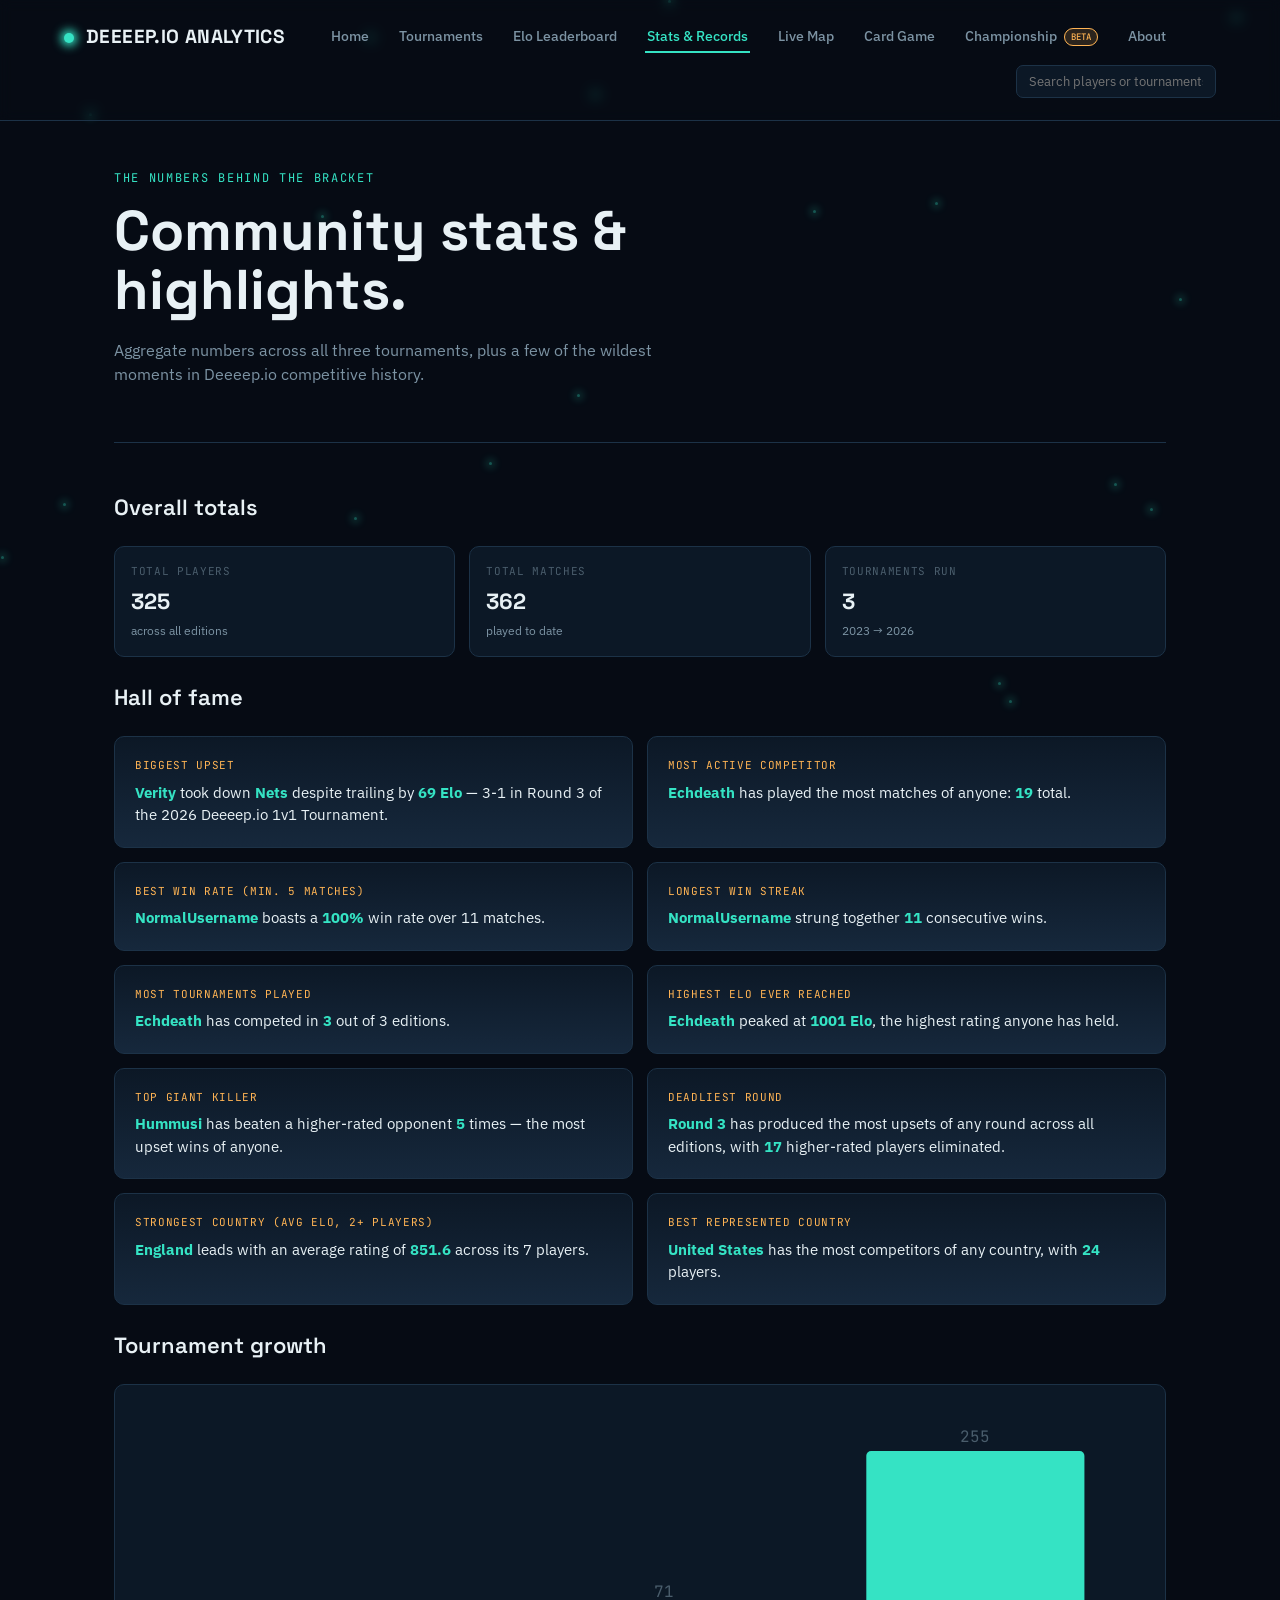
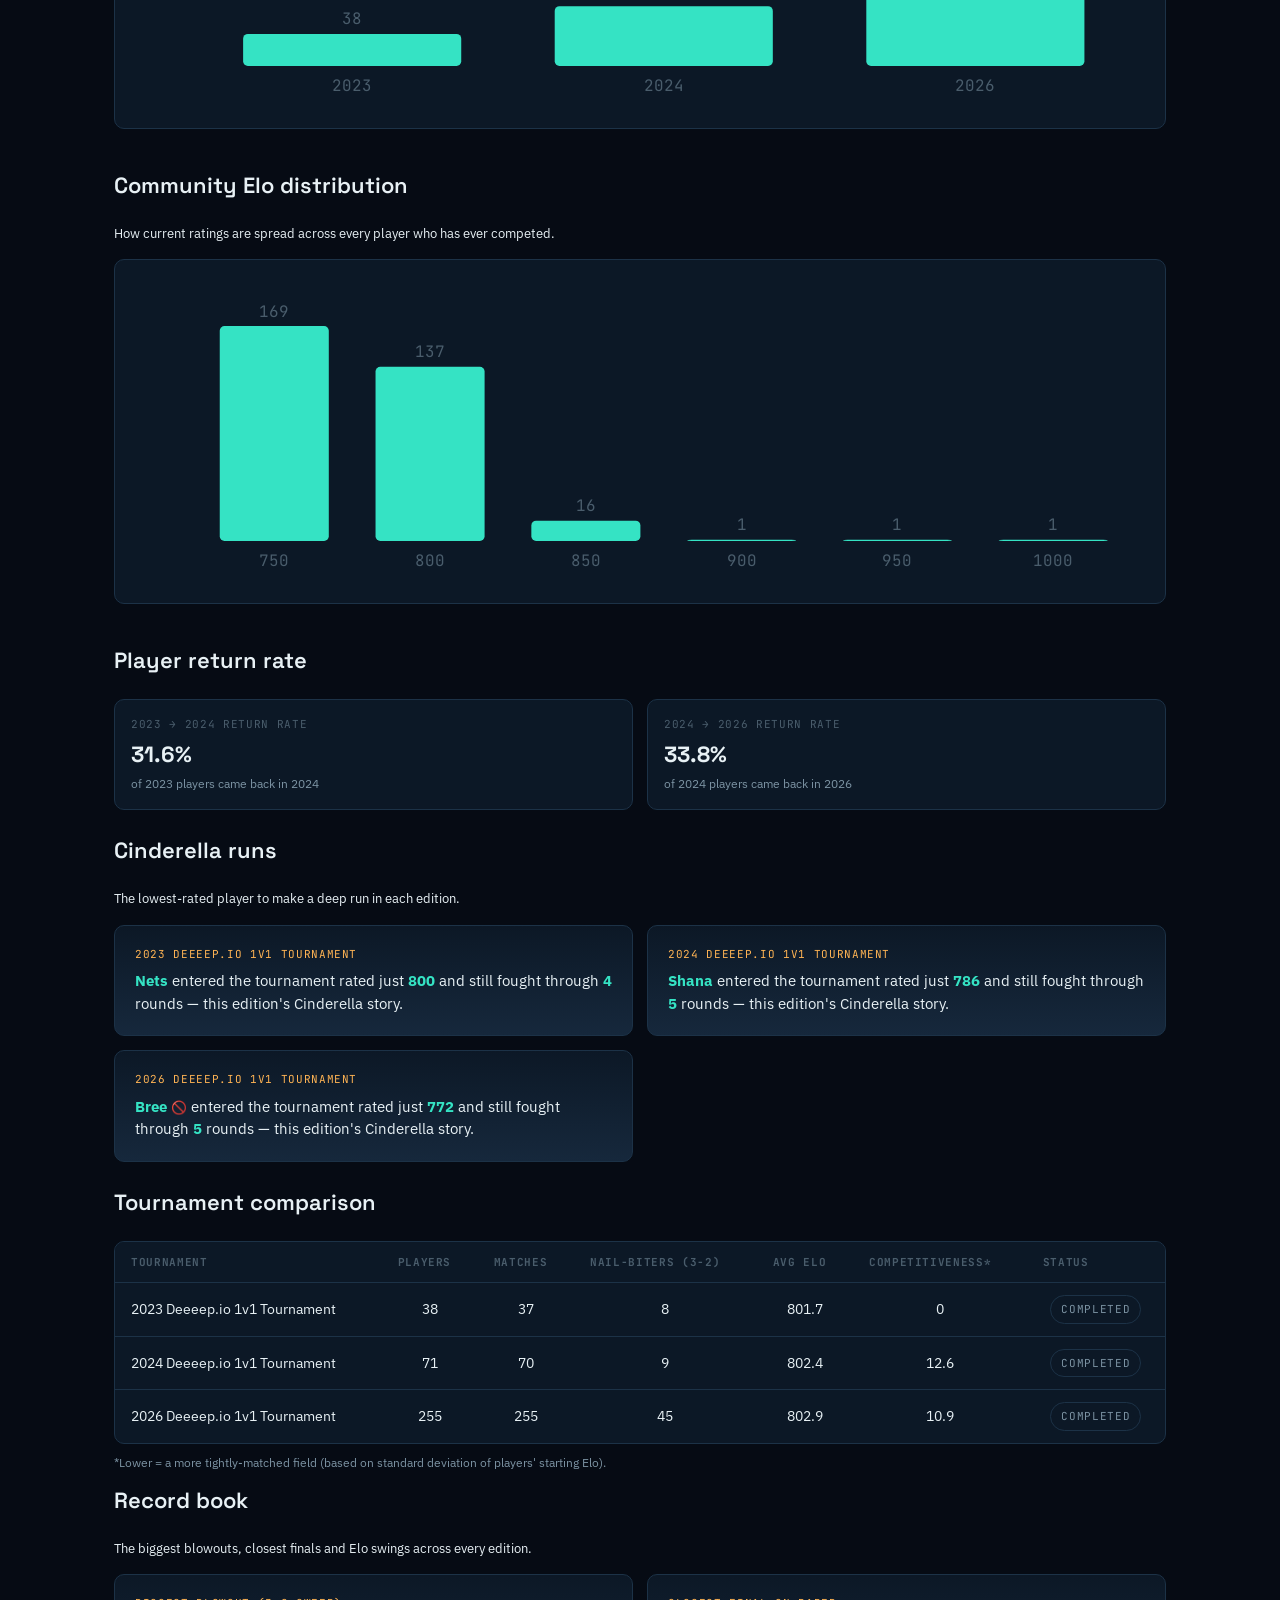
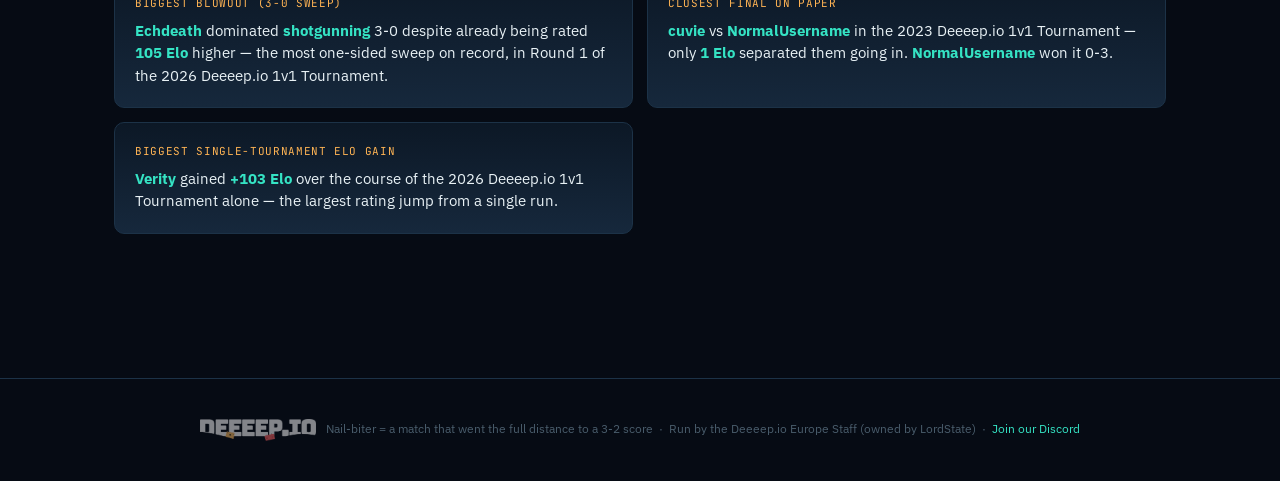
<file: records.html>
<!DOCTYPE html>
<html lang="en">
<head>
<meta charset="UTF-8">
<meta http-equiv="refresh" content="0; url=stats.html#records">
<link rel="canonical" href="stats.html#records">
<title>Records — Deeeep.io Analytics</title>
<meta name="robots" content="noindex">
</head>
<body>
<p>Records have moved to <a href="stats.html#records">the Stats &amp; Records page</a>.</p>
<script>location.replace('stats.html#records');</script>
</body>
</html>
</file>
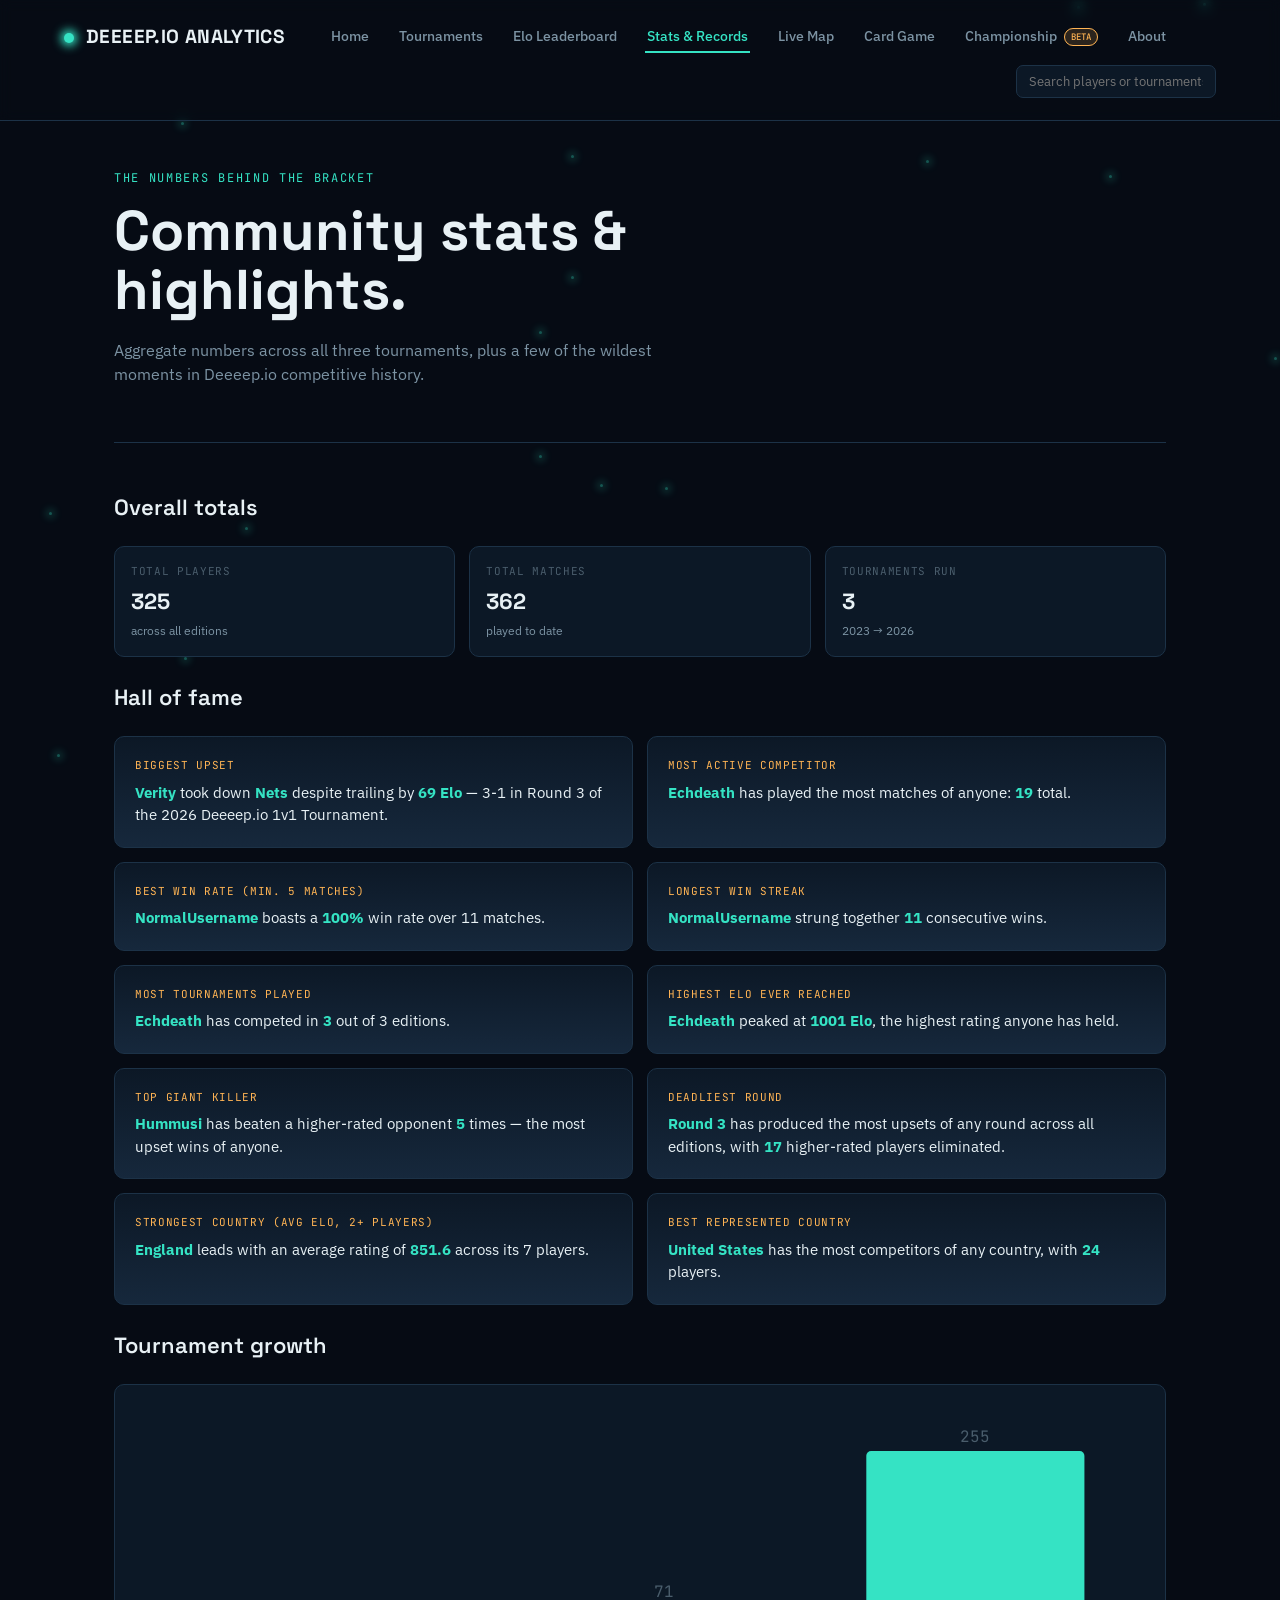
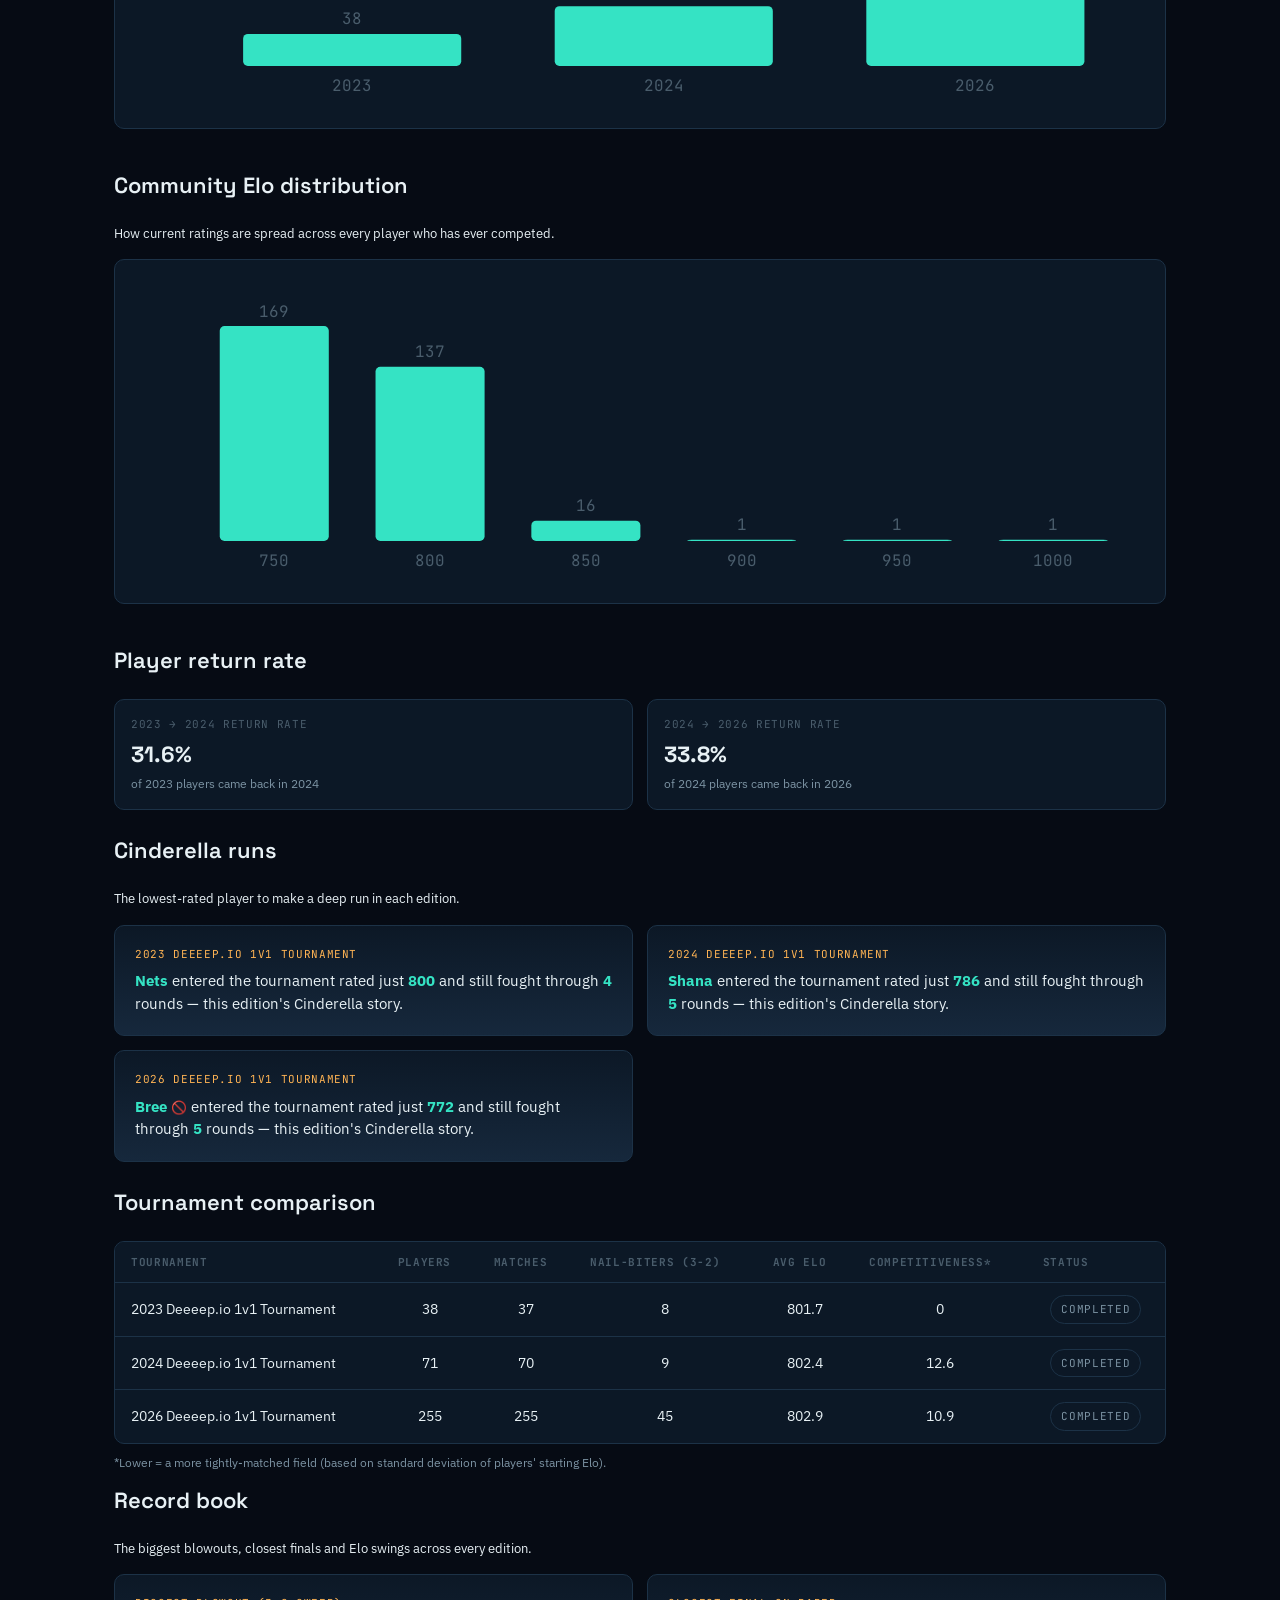
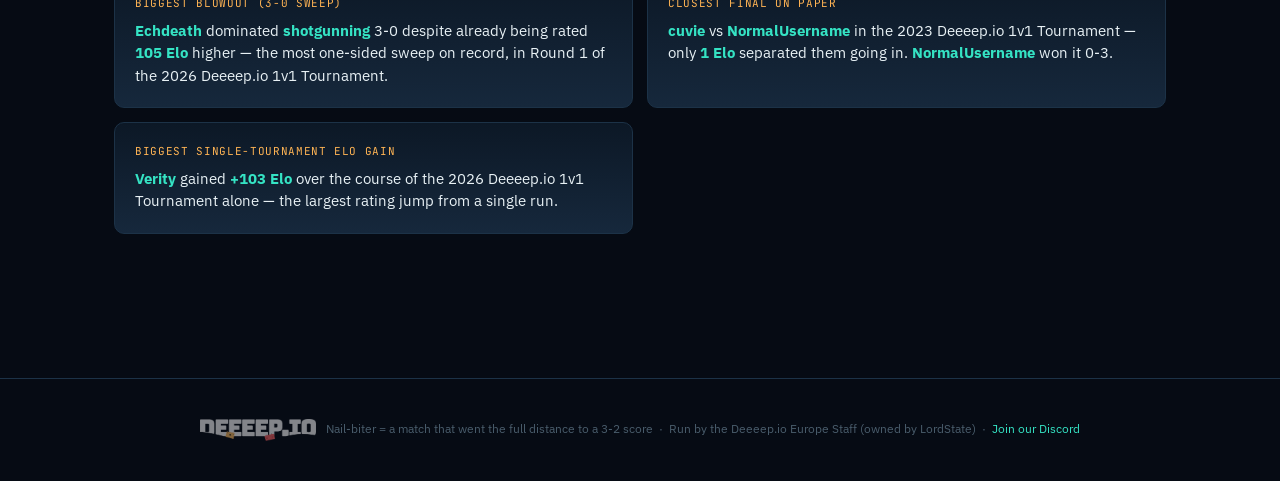
<file: stats.html>
<!DOCTYPE html>
<html lang="en">
<head>
<meta charset="UTF-8">
<meta name="viewport" content="width=device-width, initial-scale=1.0">
<title>Stats & Highlights — Deeeep.io Analytics</title>
<meta name="description" content="Community stats, records and highlights across every Deeeep.io 1v1 Tournament edition.">
<link rel="icon" type="image/png" href="favicon.png">
<link rel="icon" type="image/x-icon" href="favicon.ico">
<meta property="og:type" content="website">
<meta property="og:site_name" content="Deeeep.io Analytics">
<meta property="og:title" content="Stats & Highlights — Deeeep.io Analytics">
<meta property="og:description" content="Community stats, records and highlights across every Deeeep.io 1v1 Tournament edition.">
<meta property="og:image" content="https://deeeep-analytics.netlify.app/og-image.png">
<meta property="og:image:width" content="1200">
<meta property="og:image:height" content="630">
<meta name="twitter:card" content="summary_large_image">
<meta name="twitter:title" content="Stats & Highlights — Deeeep.io Analytics">
<meta name="twitter:description" content="Community stats, records and highlights across every Deeeep.io 1v1 Tournament edition.">
<meta name="twitter:image" content="https://deeeep-analytics.netlify.app/og-image.png">
<link rel="stylesheet" href="style.css">
</head>
<body>

<header class="top">
  <div class="brand"><span class="glow-dot"></span> DEEEEP.IO ANALYTICS</div>
  <nav class="top-nav">
    <a href="index.html" data-page="home">Home</a>
    <a href="tournaments.html" data-page="tournaments">Tournaments</a>
    <a href="leaderboard.html" data-page="leaderboard">Elo Leaderboard</a>
    <a href="stats.html" data-page="stats">Stats &amp; Records</a>
    <a href="live-map.html" data-page="live-map">Live Map</a>
    <a href="card-game.html" data-page="card-game">Card Game</a>
    <a href="championship.html" data-page="championship">Championship <span class="beta-pill">BETA</span></a>
    <a href="about.html" data-page="about">About</a>
  </nav>
</header>

<main>
  <section class="hero" style="padding-top:48px;">
    <div class="eyebrow">The numbers behind the bracket</div>
    <h1>Community stats & highlights.</h1>
    <p class="lead">Aggregate numbers across all three tournaments, plus a few of the wildest moments in Deeeep.io competitive history.</p>
  </section>

  <section>
    <div class="section-head"><h2>Overall totals</h2></div>
    <div class="stat-grid" id="totals"></div>
  </section>

  <section>
    <div class="section-head"><h2>Hall of fame</h2></div>
    <div id="facts" class="fact-grid"></div>
  </section>

  <section>
    <div class="section-head"><h2>Tournament growth</h2></div>
    <div class="chart-card" style="margin-bottom:40px;"><div id="growth-chart"></div></div>
  </section>

  <section>
    <div class="section-head"><h2>Community Elo distribution</h2></div>
    <p class="lead" style="font-size:13px; margin-bottom:16px;">How current ratings are spread across every player who has ever competed.</p>
    <div class="chart-card" style="margin-bottom:40px;"><div id="dist-chart"></div></div>
  </section>

  <section>
    <div class="section-head"><h2>Player return rate</h2></div>
    <div class="stat-grid" id="return-rate" style="grid-template-columns: repeat(2,1fr);"></div>
  </section>

  <section>
    <div class="section-head"><h2>Cinderella runs</h2></div>
    <p class="lead" style="font-size:13px; margin-bottom:16px;">The lowest-rated player to make a deep run in each edition.</p>
    <div id="cinderella-cards" class="fact-grid"></div>
  </section>

  <section>
    <div class="section-head"><h2>Tournament comparison</h2></div>
    <div class="table-wrap">
      <table class="classement compare-table">
        <thead>
          <tr><th>Tournament</th><th>Players</th><th>Matches</th><th>Nail-biters (3-2)</th><th>Avg Elo</th><th>Competitiveness*</th><th>Status</th></tr>
        </thead>
        <tbody id="compare-rows"></tbody>
      </table>
    </div>
    <p class="muted" style="font-size:12px; margin-top:10px;">*Lower = a more tightly-matched field (based on standard deviation of players' starting Elo).</p>
  </section>

  <section id="records">
    <div class="section-head"><h2>Record book</h2></div>
    <p class="lead" style="font-size:13px; margin-bottom:16px;">The biggest blowouts, closest finals and Elo swings across every edition.</p>
    <div id="records-cards" class="fact-grid"></div>
  </section>
</main>

<footer><img src="game-icons.png" alt="" style="height:22px; opacity:0.5; vertical-align:middle; margin-right:10px;">Nail-biter = a match that went the full distance to a 3-2 score &nbsp;·&nbsp; Run by the Deeeep.io Europe Staff (owned by LordState) &nbsp;·&nbsp; <a href="https://discord.gg/UAFnRKsabe" id="discord-link" target="_blank" rel="noopener" style="color:var(--bio-teal);">Join our Discord</a></footer>

<script src="data.js"></script>
<script src="app.js"></script>
<script>
initBioField(document.body);
initGlobalSearch();
renderNav('stats');

const gs = SITE_DATA.globalStats;
const countryStats = computeCountryStats();
const qualifiedCountries = countryStats.filter(c => c.playerCount >= 2);
const topCountry = qualifiedCountries.length ? [...qualifiedCountries].sort((a,b) => b.avgElo - a.avgElo)[0] : null;
const biggestCountry = countryStats.length ? [...countryStats].sort((a,b) => b.playerCount - a.playerCount)[0] : null;

document.getElementById('totals').innerHTML = `
  <div class="stat-box"><div class="label">Total players</div><div class="value">${gs.totalPlayers}</div><div class="sub">across all editions</div></div>
  <div class="stat-box"><div class="label">Total matches</div><div class="value">${gs.totalMatches}</div><div class="sub">played to date</div></div>
  <div class="stat-box"><div class="label">Tournaments run</div><div class="value">${gs.totalTournaments}</div><div class="sub">2023 → 2026</div></div>
`;

const upsetLink = (n) => `<a href="player.html?pseudo=${encodeURIComponent(n)}"><b>${n}</b></a>${fpFlag(n)}`;

document.getElementById('facts').innerHTML = `
  <div class="fact-card">
    <div class="fact-label">Biggest upset</div>
    <p>${upsetLink(gs.biggestUpset.winner)} took down ${upsetLink(gs.biggestUpset.loser)} despite trailing by <b>${gs.biggestUpset.eloGapOvercome} Elo</b> — ${gs.biggestUpset.score} in ${gs.biggestUpset.round} of the ${gs.biggestUpset.tournament}.</p>
  </div>
  <div class="fact-card">
    <div class="fact-label">Most active competitor</div>
    <p>${upsetLink(gs.mostActivePlayer.pseudo)} has played the most matches of anyone: <b>${gs.mostActivePlayer.matches}</b> total.</p>
  </div>
  <div class="fact-card">
    <div class="fact-label">Best win rate (min. 5 matches)</div>
    <p>${upsetLink(gs.bestWinratePlayer.pseudo)} boasts a <b>${gs.bestWinratePlayer.winrate}%</b> win rate over ${gs.bestWinratePlayer.matches} matches.</p>
  </div>
  <div class="fact-card">
    <div class="fact-label">Longest win streak</div>
    <p>${upsetLink(gs.longestWinStreak.pseudo)} strung together <b>${gs.longestWinStreak.streak}</b> consecutive wins.</p>
  </div>
  <div class="fact-card">
    <div class="fact-label">Most tournaments played</div>
    <p>${upsetLink(gs.mostTournaments.pseudo)} has competed in <b>${gs.mostTournaments.count}</b> out of ${gs.totalTournaments} editions.</p>
  </div>
  <div class="fact-card">
    <div class="fact-label">Highest Elo ever reached</div>
    <p>${upsetLink(gs.peakEloEver.pseudo)} peaked at <b>${gs.peakEloEver.elo} Elo</b>, the highest rating anyone has held.</p>
  </div>
  <div class="fact-card">
    <div class="fact-label">Top giant killer</div>
    <p>${upsetLink(gs.topGiantKiller.pseudo)} has beaten a higher-rated opponent <b>${gs.topGiantKiller.count}</b> times — the most upset wins of anyone.</p>
  </div>
  <div class="fact-card">
    <div class="fact-label">Deadliest round</div>
    <p><b>${gs.deadliestRound.round}</b> has produced the most upsets of any round across all editions, with <b>${gs.deadliestRound.upsets}</b> higher-rated players eliminated.</p>
  </div>
  <div class="fact-card">
    <div class="fact-label">Strongest country (avg Elo, 2+ players)</div>
    <p>${topCountry ? `<b>${topCountry.name}</b> leads with an average rating of <b>${topCountry.avgElo}</b> across its ${topCountry.playerCount} players.` : 'Not enough data yet.'}</p>
  </div>
  <div class="fact-card">
    <div class="fact-label">Best represented country</div>
    <p>${biggestCountry ? `<b>${biggestCountry.name}</b> has the most competitors of any country, with <b>${biggestCountry.playerCount}</b> players.` : 'Not enough data yet.'}</p>
  </div>
`;

document.getElementById('growth-chart').innerHTML = '';
renderBarChart(document.getElementById('growth-chart'), SITE_DATA.tournaments.map(t => ({ label: t.year, value: t.players })));

const dist = gs.eloDistribution.map(b => ({ label: b.bucket, value: b.count }));
renderBarChart(document.getElementById('dist-chart'), dist);

document.getElementById('return-rate').innerHTML = `
  <div class="stat-box"><div class="label">2023 → 2024 return rate</div><div class="value">${gs.returnRate.from2023to2024}%</div><div class="sub">of 2023 players came back in 2024</div></div>
  <div class="stat-box"><div class="label">2024 → 2026 return rate</div><div class="value">${gs.returnRate.from2024to2026}%</div><div class="sub">of 2024 players came back in 2026</div></div>
`;

document.getElementById('cinderella-cards').innerHTML = SITE_DATA.tournaments.map(t => {
  const c = gs.cinderellaByTournament[t.slug];
  if (!c) return '';
  return `
    <div class="fact-card">
      <div class="fact-label">${t.name}</div>
      <p>${upsetLink(c.pseudo)} entered the tournament rated just <b>${c.startingElo}</b> and still fought through <b>${c.roundsReached}</b> rounds — this edition's Cinderella story.</p>
    </div>
  `;
}).join('');


document.getElementById('compare-rows').innerHTML = SITE_DATA.tournaments.map(t => `
  <tr>
    <td><a href="tournament.html?slug=${t.slug}">${t.name}</a></td>
    <td>${t.players}</td>
    <td>${t.matchesPlayed}</td>
    <td>${gs.nailbitersByTournament[t.slug] || 0}</td>
    <td>${gs.eloStatsByTournament[t.slug]?.avg ?? '—'}</td>
    <td>${gs.competitivenessByTournament[t.slug] ?? '—'}</td>
    <td><span class="status-pill ${t.status === 'Ongoing' ? 'live' : 'done'}">${t.status}</span></td>
  </tr>
`).join('');

// ---- Record book (merged in from the former standalone Records page) ----
const rec = SITE_DATA.records;
const recordCards = [];

if (rec.biggestBlowout) {
  const b = rec.biggestBlowout;
  recordCards.push(`
    <div class="fact-card">
      <div class="fact-label">Biggest blowout (3-0 sweep)</div>
      <p>${upsetLink(b.winner)} dominated ${upsetLink(b.loser)} 3-0 despite already being rated <b>${b.eloGap} Elo</b> higher — the most one-sided sweep on record, in ${b.round} of the ${b.tournament}.</p>
    </div>
  `);
}
if (rec.closestFinal) {
  const c = rec.closestFinal;
  recordCards.push(`
    <div class="fact-card">
      <div class="fact-label">Closest final on paper</div>
      <p>${upsetLink(c.j1)} vs ${upsetLink(c.j2)} in the ${c.tournament} — only <b>${c.eloGap} Elo</b> separated them going in. ${upsetLink(c.winner)} won it ${c.score}.</p>
    </div>
  `);
}
if (rec.biggestTournamentGain) {
  const g = rec.biggestTournamentGain;
  const tName = SITE_DATA.tournaments.find(t => t.slug === g.tournamentSlug)?.name || g.tournamentSlug;
  recordCards.push(`
    <div class="fact-card">
      <div class="fact-label">Biggest single-tournament Elo gain</div>
      <p>${upsetLink(g.pseudo)} gained <b>+${g.gain} Elo</b> over the course of the ${tName} alone — the largest rating jump from a single run.</p>
    </div>
  `);
}

document.getElementById('records-cards').innerHTML = recordCards.join('') || '<p class="muted">Not enough data yet.</p>';
</script>

</body>
</html>
</file>
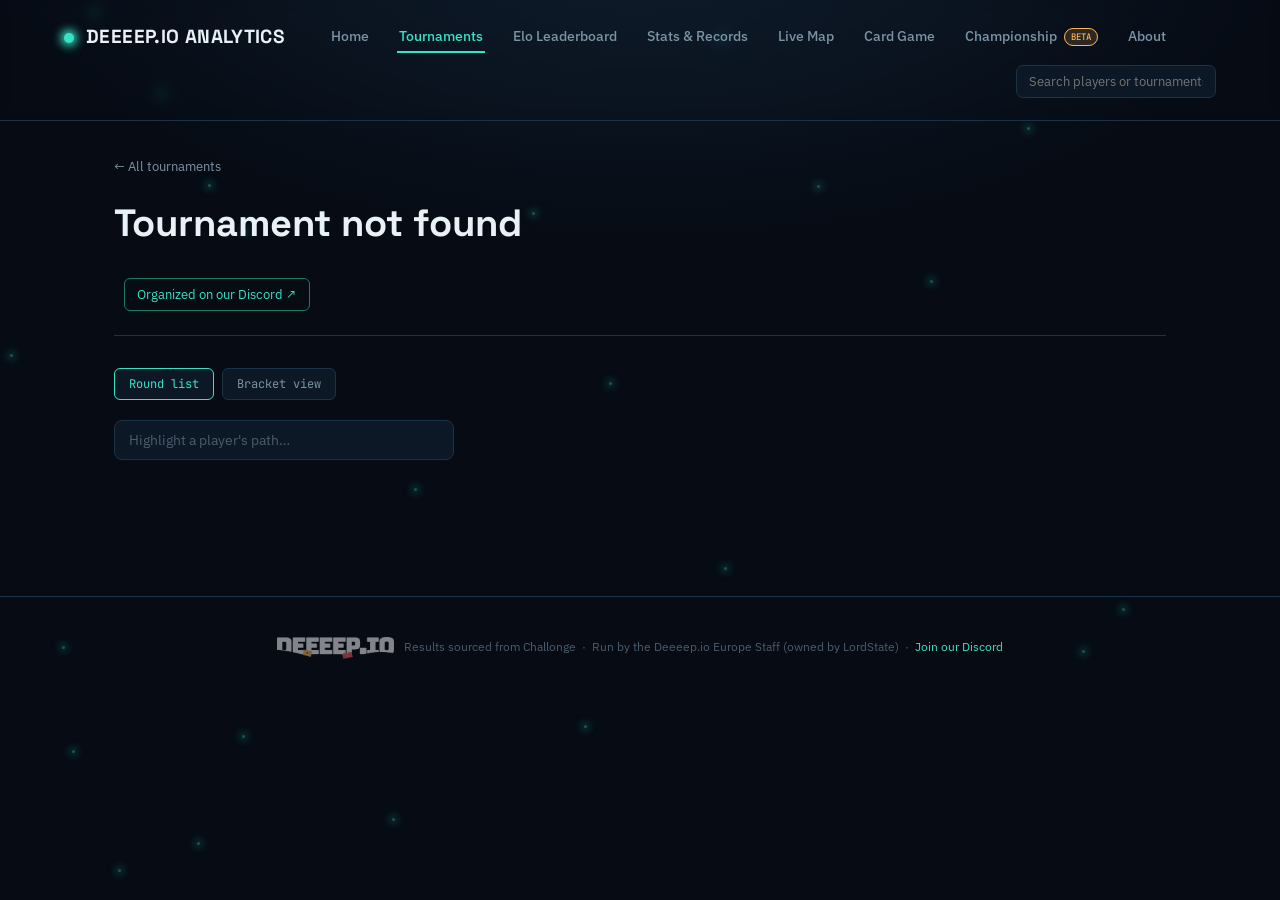
<file: tournament.html>
<!DOCTYPE html>
<html lang="en">
<head>
<meta charset="UTF-8">
<meta name="viewport" content="width=device-width, initial-scale=1.0">
<title>Tournament Bracket — Deeeep.io Analytics</title>
<meta name="description" content="Round-by-round results and bracket for a Deeeep.io 1v1 Tournament edition.">
<link rel="icon" type="image/png" href="favicon.png">
<link rel="icon" type="image/x-icon" href="favicon.ico">
<meta property="og:type" content="website">
<meta property="og:site_name" content="Deeeep.io Analytics">
<meta property="og:title" content="Tournament Bracket — Deeeep.io Analytics">
<meta property="og:description" content="Round-by-round results and bracket for a Deeeep.io 1v1 Tournament edition.">
<meta property="og:image" content="https://deeeep-analytics.netlify.app/og-image.png">
<meta property="og:image:width" content="1200">
<meta property="og:image:height" content="630">
<meta name="twitter:card" content="summary_large_image">
<meta name="twitter:title" content="Tournament Bracket — Deeeep.io Analytics">
<meta name="twitter:description" content="Round-by-round results and bracket for a Deeeep.io 1v1 Tournament edition.">
<meta name="twitter:image" content="https://deeeep-analytics.netlify.app/og-image.png">
<link rel="stylesheet" href="style.css">
</head>
<body>

<header class="top">
  <div class="brand"><span class="glow-dot"></span> DEEEEP.IO ANALYTICS</div>
  <nav class="top-nav">
    <a href="index.html" data-page="home">Home</a>
    <a href="tournaments.html" data-page="tournaments">Tournaments</a>
    <a href="leaderboard.html" data-page="leaderboard">Elo Leaderboard</a>
    <a href="stats.html" data-page="stats">Stats &amp; Records</a>
    <a href="live-map.html" data-page="live-map">Live Map</a>
    <a href="card-game.html" data-page="card-game">Card Game</a>
    <a href="championship.html" data-page="championship">Championship <span class="beta-pill">BETA</span></a>
    <a href="about.html" data-page="about">About</a>
  </nav>
</header>

<main>
  <div class="t-header">
    <a href="tournaments.html" class="back-link">← All tournaments</a>
    <h1 id="t-title"></h1>
    <div class="meta" id="t-meta"></div>
    <a id="challonge-link" class="challonge-link" target="_blank" rel="noopener" style="display:none;">View original bracket on Challonge ↗</a>
    <a class="challonge-link" href="https://discord.gg/UAFnRKsabe" target="_blank" rel="noopener" style="margin-left:10px;">Organized on our Discord ↗</a>
  </div>

  <div class="view-toggle">
    <button id="btn-list" class="active">Round list</button>
    <button id="btn-bracket">Bracket view</button>
  </div>
  <div class="search-bar">
    <input type="text" id="player-filter" placeholder="Highlight a player's path…">
  </div>

  <div id="zones"></div>
  <div id="bracket-view" style="display:none;"></div>
</main>

<footer><img src="game-icons.png" alt="" style="height:22px; opacity:0.5; vertical-align:middle; margin-right:10px;">Results sourced from Challonge &nbsp;·&nbsp; Run by the Deeeep.io Europe Staff (owned by LordState) &nbsp;·&nbsp; <a href="https://discord.gg/UAFnRKsabe" target="_blank" rel="noopener" id="discord-link" style="color:var(--bio-teal);">Join our Discord</a></footer>

<script src="data.js"></script>
<script src="app.js"></script>
<script>
initBioField(document.body);
initGlobalSearch();
renderNav('tournaments');

const slug = qs('slug');
const t = SITE_DATA.tournaments.find(x => x.slug === slug);
const rounds = SITE_DATA.matchesByTournament[slug] || [];

if (!t) {
  document.getElementById('t-title').textContent = "Tournament not found";
} else {
  document.title = t.name + ' — Deeeep.io Analytics';
  document.getElementById('t-title').textContent = t.name;
  const isLive = t.status === 'Ongoing';
  document.getElementById('t-meta').innerHTML = `
    <span>${t.players} players</span>
    <span>${t.matchesPlayed} matches played</span>
    <span class="status-pill ${isLive ? 'live' : 'done'}">${isLive ? 'Ongoing' : 'Completed'}</span>
  `;
  if (t.challongeId) {
    const link = document.getElementById('challonge-link');
    link.href = `https://challonge.com/fr/tournaments/${t.challongeId}`;
    link.style.display = 'inline-flex';
  }

  const zonesEl = document.getElementById('zones');
  rounds.forEach((r, idx) => {
    const zone = document.createElement('div');
    zone.className = 'zone';
    const cards = r.matches.map(m => {
      const j1win = m.winner === m.j1;
      const delta1 = m.e1p - m.e1a, delta2 = m.e2p - m.e2a;
      return `
        <div class="match-card ${m.isUpset ? 'is-upset' : ''}" data-players="${m.j1}|${m.j2}">
          ${m.isUpset ? '<div class="upset-tag">⚡ Upset</div>' : ''}
          <div class="row ${j1win ? 'winner' : ''}">
            <span class="name"><a href="player.html?pseudo=${encodeURIComponent(m.j1)}">${m.j1}</a>${fpFlag(m.j1)}</span>
            <span class="score">${m.s1}</span>
          </div>
          <div class="row" style="padding-top:0;">
            <span class="elo-shift muted" style="color:var(--text-faint)">${formatDate(m.date)}</span>
            <span class="elo-shift ${delta1 >= 0 ? 'up' : 'down'}">${delta1 >= 0 ? '+' : ''}${delta1}</span>
          </div>
          <hr>
          <div class="row ${!j1win ? 'winner' : ''}">
            <span class="name"><a href="player.html?pseudo=${encodeURIComponent(m.j2)}">${m.j2}</a>${fpFlag(m.j2)}</span>
            <span class="score">${m.s2}</span>
          </div>
          <div class="row" style="padding-top:0;">
            <span></span>
            <span class="elo-shift ${delta2 >= 0 ? 'up' : 'down'}">${delta2 >= 0 ? '+' : ''}${delta2}</span>
          </div>
        </div>
      `;
    }).join('');
    zone.innerHTML = `
      <div class="zone-label">Stage ${idx + 1} / ${rounds.length} · ${formatDate(r.matches[0].date)}</div>
      <div class="zone-title">${r.round} <span class="upset-count">${r.matches.filter(m=>m.isUpset).length ? '⚡ ' + r.matches.filter(m=>m.isUpset).length + ' upset' + (r.matches.filter(m=>m.isUpset).length>1?'s':'') + ' this round' : ''}</span></div>
      <div class="match-grid">${cards}</div>
    `;
    zonesEl.appendChild(zone);
  });

  // ---- Bracket view (true tree layout: aligned round headers + connector lines) ----
  const bracketEl = document.getElementById('bracket-view');
  renderBracketTree(bracketEl, rounds);

  // ---- View toggle ----
  const btnList = document.getElementById('btn-list');
  const btnBracket = document.getElementById('btn-bracket');
  btnList.addEventListener('click', () => {
    btnList.classList.add('active'); btnBracket.classList.remove('active');
    zonesEl.style.display = ''; bracketEl.style.display = 'none';
  });
  btnBracket.addEventListener('click', () => {
    btnBracket.classList.add('active'); btnList.classList.remove('active');
    zonesEl.style.display = 'none'; bracketEl.style.display = '';
  });

  // ---- Player filter (highlight / dim) ----
  document.getElementById('player-filter').addEventListener('input', (e) => {
    const q = e.target.value.trim().toLowerCase();
    document.querySelectorAll('[data-players]').forEach(card => {
      const players = card.dataset.players.toLowerCase();
      if (!q) { card.classList.remove('filter-highlight', 'filter-dim'); return; }
      if (players.includes(q)) { card.classList.add('filter-highlight'); card.classList.remove('filter-dim'); }
      else { card.classList.add('filter-dim'); card.classList.remove('filter-highlight'); }
    });
  });
}
</script>

</body>
</html>
</file>
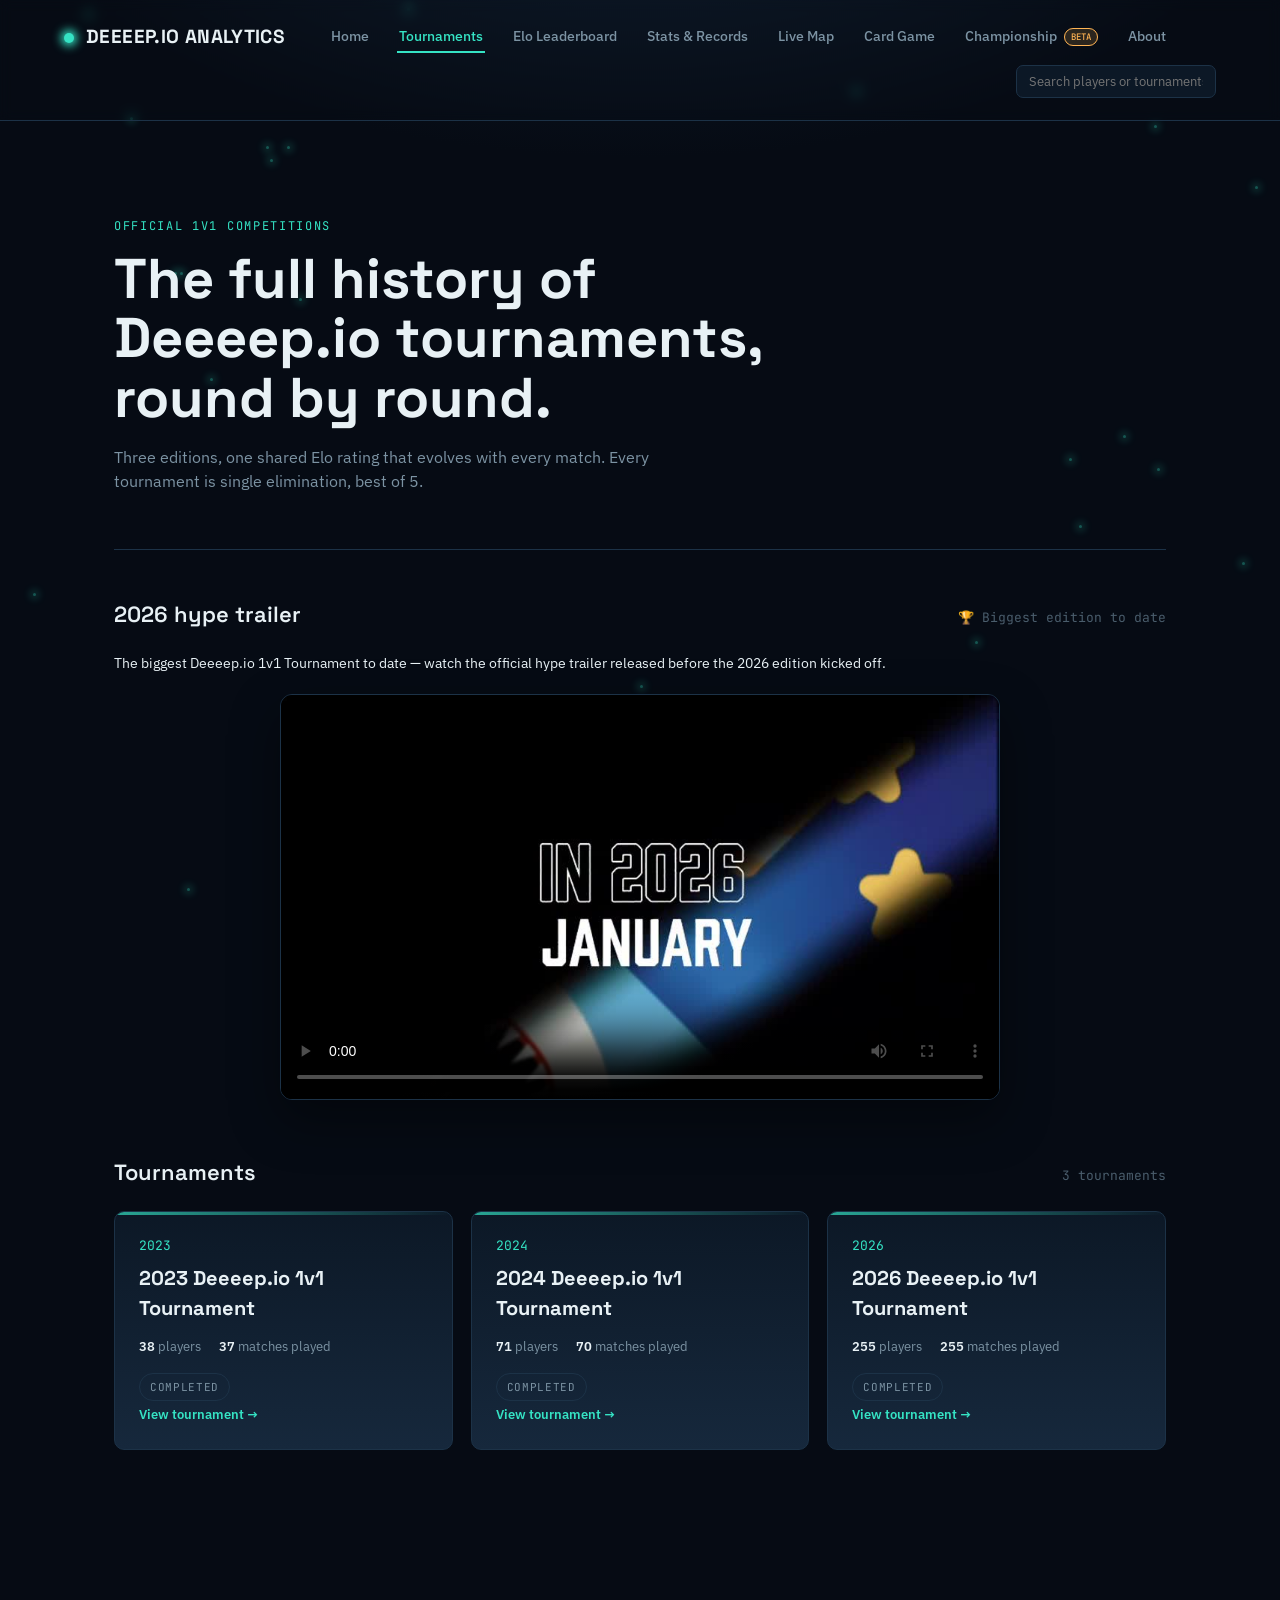
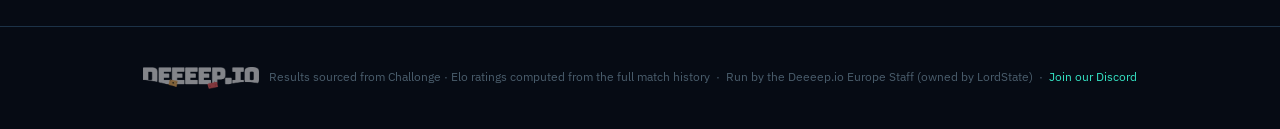
<file: tournaments.html>
<!DOCTYPE html>
<html lang="en">
<head>
<meta charset="UTF-8">
<meta name="viewport" content="width=device-width, initial-scale=1.0">
<title>Tournaments — Deeeep.io Analytics</title>
<meta name="description" content="Round-by-round results and brackets for every Deeeep.io 1v1 Tournament edition — 2023, 2024, and the 256-player 2026 event.">
<link rel="icon" type="image/png" href="favicon.png">
<link rel="icon" type="image/x-icon" href="favicon.ico">
<meta property="og:type" content="website">
<meta property="og:site_name" content="Deeeep.io Analytics">
<meta property="og:title" content="Tournaments — Deeeep.io Analytics">
<meta property="og:description" content="Round-by-round results and brackets for every Deeeep.io 1v1 Tournament edition — 2023, 2024, and the 256-player 2026 event.">
<meta property="og:image" content="https://deeeep-analytics.netlify.app/og-image.png">
<meta property="og:image:width" content="1200">
<meta property="og:image:height" content="630">
<meta name="twitter:card" content="summary_large_image">
<meta name="twitter:title" content="Tournaments — Deeeep.io Analytics">
<meta name="twitter:description" content="Round-by-round results and brackets for every Deeeep.io 1v1 Tournament edition — 2023, 2024, and the 256-player 2026 event.">
<meta name="twitter:image" content="https://deeeep-analytics.netlify.app/og-image.png">
<link rel="stylesheet" href="style.css">
</head>
<body>

<header class="top">
  <div class="brand"><span class="glow-dot"></span> DEEEEP.IO ANALYTICS</div>
  <nav class="top-nav">
    <a href="index.html" data-page="home">Home</a>
    <a href="tournaments.html" data-page="tournaments">Tournaments</a>
    <a href="leaderboard.html" data-page="leaderboard">Elo Leaderboard</a>
    <a href="stats.html" data-page="stats">Stats &amp; Records</a>
    <a href="live-map.html" data-page="live-map">Live Map</a>
    <a href="card-game.html" data-page="card-game">Card Game</a>
    <a href="championship.html" data-page="championship">Championship <span class="beta-pill">BETA</span></a>
    <a href="about.html" data-page="about">About</a>
  </nav>
</header>

<main>
  <section class="hero">
    <div class="eyebrow">Official 1v1 competitions</div>
    <h1>The full history of Deeeep.io tournaments, round by round.</h1>
    <p class="lead">Three editions, one shared Elo rating that evolves with every match. Every tournament is single elimination, best of 5.</p>
  </section>

  <section>
    <div class="section-head">
      <h2>2026 hype trailer</h2>
      <span class="count">🏆 Biggest edition to date</span>
    </div>
    <p class="lead" style="font-size:14px; margin-bottom:20px;">The biggest Deeeep.io 1v1 Tournament to date — watch the official hype trailer released before the 2026 edition kicked off.</p>
    <div class="video-wrap">
      <video controls preload="metadata" poster="video-poster.jpg" playsinline>
        <source src="2026-hype-trailer.mp4" type="video/mp4">
        Your browser doesn't support embedded video — <a href="2026-hype-trailer.mp4">download the trailer</a> instead.
      </video>
    </div>
  </section>

  <section>
    <div class="section-head">
      <h2>Tournaments</h2>
      <span class="count" id="t-count"></span>
    </div>
    <div class="t-grid" id="t-grid"></div>
  </section>
</main>

<footer><img src="game-icons.png" alt="" style="height:22px; opacity:0.5; vertical-align:middle; margin-right:10px;">Results sourced from Challonge · Elo ratings computed from the full match history &nbsp;·&nbsp; Run by the Deeeep.io Europe Staff (owned by LordState) &nbsp;·&nbsp; <a href="https://discord.gg/UAFnRKsabe" id="discord-link" target="_blank" rel="noopener" style="color:var(--bio-teal);">Join our Discord</a></footer>

<script src="data.js"></script>
<script src="app.js"></script>
<script>
initBioField(document.body);
initGlobalSearch();
renderNav('tournaments');

const grid = document.getElementById('t-grid');
document.getElementById('t-count').textContent = SITE_DATA.tournaments.length + ' tournaments';

SITE_DATA.tournaments.forEach(t => {
  const isLive = t.status === 'Ongoing';
  const card = document.createElement('a');
  card.href = `tournament.html?slug=${t.slug}`;
  card.className = 't-card';
  card.innerHTML = `
    <div class="year">${t.year}</div>
    <h3>${t.name}</h3>
    <div class="stats">
      <div><b>${t.players}</b> players</div>
      <div><b>${t.matchesPlayed}</b> matches played</div>
    </div>
    <span class="status-pill ${isLive ? 'live' : 'done'}">${isLive ? 'Ongoing' : 'Completed'}</span>
    <div class="cta">View tournament →</div>
  `;
  grid.appendChild(card);
});
</script>

</body>
</html>
</file>
<file: style.css>
/* ===== Deeeep.io Tournaments — identité "abysses bioluminescentes" ===== */

@import url('https://fonts.googleapis.com/css2?family=Space+Grotesk:wght@500;600;700&family=IBM+Plex+Sans:wght@400;500;600&family=JetBrains+Mono:wght@400;500;600&display=swap');

:root {
  --abyss:       #060B14;
  --deep:        #0C1826;
  --deep-2:      #101F30;
  --surface:     #16283C;
  --bio-teal:    #35E3C4;
  --bio-teal-dim:#1C7A6B;
  --bio-amber:   #FFB454;
  --text:        #E8F1F5;
  --text-muted:  #7C93A3;
  --text-faint:  #4A5D6C;
  --danger:      #FF6B6B;
  --border:      #1C3247;

  --font-display: 'Space Grotesk', sans-serif;
  --font-body: 'IBM Plex Sans', sans-serif;
  --font-mono: 'JetBrains Mono', monospace;
}

* { box-sizing: border-box; }

html { scroll-behavior: smooth; }

body {
  margin: 0;
  background:
    radial-gradient(ellipse 1200px 600px at 50% -10%, var(--deep-2) 0%, var(--abyss) 55%),
    var(--abyss);
  color: var(--text);
  font-family: var(--font-body);
  line-height: 1.5;
  min-height: 100vh;
}

/* ambient bioluminescent particles (pure CSS, subtle, respects reduced-motion) */
.bio-field {
  position: fixed;
  inset: 0;
  pointer-events: none;
  z-index: 0;
  overflow: hidden;
}
.bio-field span {
  position: absolute;
  width: 3px; height: 3px;
  border-radius: 50%;
  background: var(--bio-teal);
  box-shadow: 0 0 8px 2px var(--bio-teal);
  opacity: 0.35;
  animation: drift 18s ease-in-out infinite;
}
@keyframes drift {
  0%, 100% { transform: translateY(0) translateX(0); opacity: 0.15; }
  50% { transform: translateY(-40px) translateX(12px); opacity: 0.5; }
}
@media (prefers-reduced-motion: reduce) {
  .bio-field span { animation: none; }
}

a { color: inherit; text-decoration: none; }

/* ===== Header ===== */
header.top {
  position: relative;
  z-index: 2;
  display: flex;
  align-items: center;
  flex-wrap: wrap;
  row-gap: 12px;
  padding: 22px clamp(20px, 5vw, 64px);
  border-bottom: 1px solid var(--border);
  backdrop-filter: blur(6px);
}
.brand {
  display: flex;
  align-items: center;
  gap: 12px;
  font-family: var(--font-display);
  font-weight: 700;
  font-size: 19px;
  letter-spacing: 0.02em;
}
.brand .glow-dot {
  width: 10px; height: 10px;
  border-radius: 50%;
  background: var(--bio-teal);
  box-shadow: 0 0 10px 3px var(--bio-teal);
}
nav.top-nav {
  display: flex;
  flex-wrap: wrap;
  row-gap: 8px;
  gap: clamp(14px, 2.2vw, 26px);
  font-size: 14px;
  font-weight: 500;
  color: var(--text-muted);
  margin-left: clamp(20px, 4vw, 44px);
}
nav.top-nav a { transition: color .15s ease; padding: 4px 2px; border-bottom: 2px solid transparent; }
nav.top-nav a:hover, nav.top-nav a.active { color: var(--bio-teal); border-color: var(--bio-teal); }

main { position: relative; z-index: 1; max-width: 1180px; margin: 0 auto; padding: 0 clamp(20px, 5vw, 64px) 80px; }

/* ===== Hero ===== */
.hero {
  padding: clamp(48px, 9vw, 96px) 0 56px;
  border-bottom: 1px solid var(--border);
  margin-bottom: 48px;
}
.hero .eyebrow {
  font-family: var(--font-mono);
  font-size: 12px;
  letter-spacing: 0.14em;
  text-transform: uppercase;
  color: var(--bio-teal);
  margin-bottom: 14px;
}
.hero h1 {
  font-family: var(--font-display);
  font-size: clamp(32px, 5.5vw, 56px);
  font-weight: 700;
  line-height: 1.06;
  margin: 0 0 18px;
  max-width: 18ch;
}
.hero p.lead {
  font-size: 16px;
  color: var(--text-muted);
  max-width: 56ch;
  margin: 0;
}

/* ===== Section headings ===== */
.section-head {
  display: flex;
  align-items: baseline;
  justify-content: space-between;
  margin-bottom: 22px;
}
.section-head h2 {
  font-family: var(--font-display);
  font-size: 22px;
  font-weight: 600;
  margin: 0;
}
.section-head .count {
  font-family: var(--font-mono);
  font-size: 13px;
  color: var(--text-faint);
}

/* ===== Tournament cards ===== */
.t-grid {
  display: grid;
  grid-template-columns: repeat(auto-fit, minmax(260px, 1fr));
  gap: 18px;
  margin-bottom: 56px;
}
.t-card {
  position: relative;
  background: linear-gradient(180deg, var(--deep) 0%, var(--surface) 100%);
  border: 1px solid var(--border);
  border-radius: 10px;
  padding: 24px;
  transition: border-color .18s ease, transform .18s ease;
  overflow: hidden;
}
.t-card::before {
  content: '';
  position: absolute; inset: 0 0 auto 0; height: 3px;
  background: linear-gradient(90deg, var(--bio-teal), transparent);
  opacity: 0.7;
}
.t-card:hover { border-color: var(--bio-teal-dim); transform: translateY(-2px); }
.t-card .year { font-family: var(--font-mono); font-size: 13px; color: var(--bio-teal); }
.t-card h3 { font-family: var(--font-display); font-size: 20px; margin: 8px 0 14px; }
.t-card .stats { display: flex; gap: 18px; font-size: 13px; color: var(--text-muted); margin-bottom: 16px; }
.t-card .stats b { color: var(--text); font-weight: 600; }
.status-pill {
  display: inline-flex; align-items: center; gap: 6px;
  font-family: var(--font-mono); font-size: 11px; text-transform: uppercase; letter-spacing: 0.06em;
  padding: 5px 10px; border-radius: 999px;
  border: 1px solid var(--border);
}
.status-pill.live { color: var(--bio-amber); border-color: var(--bio-amber); }
.status-pill.live::before { content:''; width:6px; height:6px; border-radius:50%; background: var(--bio-amber); box-shadow: 0 0 6px 2px var(--bio-amber); animation: pulse 1.6s ease-in-out infinite; }
.status-pill.done { color: var(--text-muted); }
@keyframes pulse { 0%,100%{opacity:1} 50%{opacity:.3} }
.t-card .cta { margin-top: 4px; font-size: 13px; color: var(--bio-teal); font-weight: 600; }

/* ===== Table generic (classement) ===== */
.table-wrap { border: 1px solid var(--border); border-radius: 10px; overflow: hidden; background: var(--deep); }
table.classement { width: 100%; border-collapse: collapse; font-size: 14px; }
table.classement thead th {
  text-align: left; font-family: var(--font-mono); font-size: 11px; text-transform: uppercase;
  letter-spacing: 0.06em; color: var(--text-faint); padding: 12px 16px; border-bottom: 1px solid var(--border);
  position: sticky; top: 0; background: var(--deep);
}
table.classement td { padding: 12px 16px; border-bottom: 1px solid var(--border); vertical-align: middle; }
table.classement tbody tr:last-child td { border-bottom: none; }
table.classement tbody tr:hover { background: rgba(53,227,196,0.04); }
.rank { font-family: var(--font-mono); color: var(--text-faint); width: 40px; }
.rank.top1 { color: #FFD166; font-weight: 700; }
.rank.top2 { color: #C6D4DE; font-weight: 700; }
.rank.top3 { color: #E08A50; font-weight: 700; }
.player-cell { display: flex; align-items: center; gap: 10px; font-weight: 600; }
.avatar {
  width: 28px; height: 28px; border-radius: 50%;
  background: var(--surface); border: 1px solid var(--border);
  display: flex; align-items: center; justify-content: center;
  font-family: var(--font-mono); font-size: 12px; color: var(--bio-teal);
  flex-shrink: 0; overflow: hidden;
}
.avatar img { width: 100%; height: 100%; object-fit: cover; }
.elo-val { font-family: var(--font-mono); font-weight: 600; color: var(--bio-teal); }
.muted { color: var(--text-muted); }
.search-bar { margin-bottom: 16px; }
.search-bar input {
  width: 100%; max-width: 340px; padding: 10px 14px;
  background: var(--deep); border: 1px solid var(--border); border-radius: 8px;
  color: var(--text); font-family: var(--font-body); font-size: 14px;
}
.search-bar input:focus { outline: none; border-color: var(--bio-teal); }
.search-bar input::placeholder { color: var(--text-faint); }

/* ===== Tournament detail / zones abyssales ===== */
.t-header { padding: 32px 0 24px; border-bottom: 1px solid var(--border); margin-bottom: 32px; }
.back-link { font-size: 13px; color: var(--text-muted); display: inline-flex; align-items: center; gap: 6px; margin-bottom: 18px; }
.back-link:hover { color: var(--bio-teal); }
.t-header h1 { font-family: var(--font-display); font-size: clamp(26px, 4vw, 38px); margin: 0 0 12px; }
.t-header .meta { display: flex; gap: 20px; flex-wrap: wrap; font-size: 13px; color: var(--text-muted); }
.challonge-link {
  display: inline-flex; align-items: center; gap: 6px;
  font-size: 13px; color: var(--bio-teal); border: 1px solid var(--bio-teal-dim);
  padding: 6px 12px; border-radius: 6px; margin-top: 14px;
}
.challonge-link:hover { background: rgba(53,227,196,0.08); }

.zone {
  border-left: 2px solid var(--border);
  padding-left: 24px;
  margin-left: 6px;
  margin-bottom: 40px;
  position: relative;
}
.zone::before {
  content: '';
  position: absolute; left: -7px; top: 2px;
  width: 12px; height: 12px; border-radius: 50%;
  background: var(--abyss); border: 2px solid var(--bio-teal);
  box-shadow: 0 0 10px 2px rgba(53,227,196,0.5);
}
.zone-label {
  font-family: var(--font-mono); font-size: 12px; text-transform: uppercase; letter-spacing: 0.08em;
  color: var(--bio-teal); margin-bottom: 4px;
}
.zone-title { font-family: var(--font-display); font-size: 18px; font-weight: 600; margin-bottom: 16px; }
.match-grid { display: grid; grid-template-columns: repeat(auto-fill, minmax(280px, 1fr)); gap: 10px; }
.match-card {
  background: var(--deep); border: 1px solid var(--border); border-radius: 8px; padding: 12px 14px;
}
.match-card .row { display: flex; align-items: center; justify-content: space-between; padding: 5px 0; font-size: 14px; }
.match-card .row .name { display: flex; align-items: center; gap: 8px; }
.match-card .row.winner .name { color: var(--bio-teal); font-weight: 600; }
.match-card .row .score { font-family: var(--font-mono); font-size: 13px; color: var(--text-muted); }
.match-card .row.winner .score { color: var(--bio-teal); }
.match-card .elo-shift { font-family: var(--font-mono); font-size: 11px; }
.elo-shift.up { color: #6FE6A0; }
.elo-shift.down { color: var(--danger); }
.match-card hr { border: none; border-top: 1px solid var(--border); margin: 2px 0; }

/* ===== Player detail ===== */
.player-header { display: flex; align-items: center; gap: 18px; padding: 32px 0; border-bottom: 1px solid var(--border); margin-bottom: 32px; }
.player-header .avatar { width: 64px; height: 64px; font-size: 22px; }
.player-header h1 { font-family: var(--font-display); font-size: 28px; margin: 0 0 6px; }
.player-header .sub { color: var(--text-muted); font-size: 14px; display: flex; gap: 16px; }
.aka-note { color: var(--text-faint); font-size: 12px; margin-top: 8px; }
.aka-note a { color: var(--bio-teal); }
.history-list { display: flex; flex-direction: column; gap: 8px; }

/* ===== Elo chart ===== */
.chart-card {
  border: 1px solid var(--border); border-radius: 10px; background: var(--deep);
  padding: 18px 18px 8px;
}
.elo-chart { width: 100%; height: auto; display: block; }
.chart-grid { stroke: var(--border); stroke-width: 1; }
.chart-axis { fill: var(--text-faint); font-family: var(--font-mono); font-size: 10px; }
.chart-line { fill: none; stroke: var(--bio-teal); stroke-width: 2; }
.chart-dot { fill: var(--abyss); stroke: var(--bio-teal); stroke-width: 2; }
.chart-dot.start { stroke: var(--text-faint); }
.chart-dot.end { fill: var(--bio-teal); stroke: var(--bio-teal); }

.stat-grid { display: grid; grid-template-columns: repeat(3, 1fr); gap: 14px; margin-bottom: 24px; }
.stat-box { border: 1px solid var(--border); background: var(--deep); border-radius: 10px; padding: 16px; }
.stat-box .label { font-family: var(--font-mono); font-size: 11px; text-transform: uppercase; letter-spacing: .06em; color: var(--text-faint); margin-bottom: 6px; }
.stat-box .value { font-family: var(--font-display); font-size: 22px; font-weight: 700; }
.stat-box .sub { font-size: 12px; color: var(--text-muted); margin-top: 4px; }

.fact-card {
  border: 1px solid var(--border); background: linear-gradient(180deg, var(--deep) 0%, var(--surface) 100%);
  border-radius: 10px; padding: 20px;
}
.fact-card .fact-label { font-family: var(--font-mono); font-size: 11px; text-transform: uppercase; letter-spacing: .06em; color: var(--bio-amber); margin-bottom: 8px; }
.fact-card p { margin: 0; font-size: 15px; }
.fact-card b { color: var(--bio-teal); }
.fact-grid { display: grid; grid-template-columns: repeat(2, 1fr); gap: 14px; margin-bottom: 24px; }
@media (max-width: 720px) { .fact-grid { grid-template-columns: 1fr; } }

.compare-table th, .compare-table td { text-align: center; }
.compare-table td:first-child, .compare-table th:first-child { text-align: left; }

@media (max-width: 720px) {
  .stat-grid { grid-template-columns: 1fr 1fr; }
}

.flag-icon { border-radius: 2px; vertical-align: middle; display: inline-block; }

/* ===== Badges ===== */
.badge-row { display: flex; flex-wrap: wrap; gap: 8px; margin-top: 10px; }
.badge {
  display: inline-flex; align-items: center; gap: 5px;
  font-family: var(--font-mono); font-size: 11px; text-transform: uppercase; letter-spacing: .04em;
  padding: 5px 10px; border-radius: 999px; border: 1px solid var(--bio-teal-dim);
  color: var(--bio-teal); background: rgba(53,227,196,0.06);
}
.badge.gold { border-color: #FFD166; color: #FFD166; background: rgba(255,209,102,0.08); }
.badge.fair-play { border-color: var(--danger); color: var(--danger); background: rgba(255,107,107,0.1); }
.fp-flag { font-size: 0.85em; filter: grayscale(0); }

/* ===== Mini bracket path ===== */
.path-row { display: flex; align-items: center; gap: 14px; padding: 10px 0; border-bottom: 1px solid var(--border); }
.path-row:last-child { border-bottom: none; }
.path-row .path-tname { font-size: 13px; color: var(--text-muted); width: 140px; flex-shrink: 0; }
.path-dots { display: flex; gap: 5px; flex-wrap: wrap; }
.path-dot {
  width: 22px; height: 22px; border-radius: 5px;
  display: flex; align-items: center; justify-content: center;
  font-family: var(--font-mono); font-size: 10px; font-weight: 600;
  border: 1px solid var(--border);
}
.path-dot.win { background: rgba(111,230,160,0.15); border-color: #6FE6A0; color: #6FE6A0; }
.path-dot.loss { background: rgba(255,107,107,0.15); border-color: var(--danger); color: var(--danger); }

/* ===== Bracket tree view ===== */
.bracket-scroll { overflow-x: auto; padding-bottom: 12px; }
.bracket-tree { position: relative; min-width: max-content; }
.bracket-col-titles { display: flex; position: sticky; top: 0; z-index: 3; background: var(--abyss); padding-bottom: 10px; }
.bracket-col-title-fixed {
  font-family: var(--font-mono); font-size: 11px; text-transform: uppercase; letter-spacing: .06em;
  color: var(--text-faint); text-align: center; flex-shrink: 0;
}
.bracket-svg-wrap { position: relative; }
.bracket-connector { fill: none; stroke: var(--border); stroke-width: 1.5; }
.bracket-match-abs {
  position: absolute; background: var(--deep); border: 1px solid var(--border); border-radius: 6px;
  padding: 6px 10px; font-size: 12px; box-sizing: border-box; transition: border-color .15s ease;
}
.bracket-match-abs .brow { display: flex; justify-content: space-between; padding: 3px 0; align-items: center; gap: 6px; }
.bracket-match-abs .brow > span:first-child { overflow: hidden; text-overflow: ellipsis; white-space: nowrap; }
.bracket-match-abs .brow a { color: inherit; text-decoration: none; }
.bracket-match-abs .brow a:hover { text-decoration: underline; color: var(--bio-teal); }
.bracket-match-abs .brow.win { color: var(--bio-teal); font-weight: 600; }
.bracket-match-abs .brow.dim { color: var(--text-faint); }
.bracket-match-abs.is-upset-b { border-color: rgba(255,180,84,0.45); }
.view-toggle { display: flex; gap: 8px; margin-bottom: 20px; }
.view-toggle button {
  font-family: var(--font-mono); font-size: 12px; padding: 7px 14px; border-radius: 6px;
  border: 1px solid var(--border); background: var(--deep); color: var(--text-muted); cursor: pointer;
}
.view-toggle button.active { border-color: var(--bio-teal); color: var(--bio-teal); }
.filter-highlight { outline: 2px solid var(--bio-amber); }
.filter-dim { opacity: 0.25; }

/* ===== Compare page ===== */
.compare-pick { display: grid; grid-template-columns: 1fr auto 1fr; gap: 16px; align-items: center; margin-bottom: 32px; }
.compare-pick .vs { font-family: var(--font-display); font-size: 20px; color: var(--text-faint); text-align: center; }
.compare-pick select, .search-bar input {
  width: 100%; padding: 10px 14px; background: var(--deep); border: 1px solid var(--border);
  border-radius: 8px; color: var(--text); font-family: var(--font-body); font-size: 14px;
}
.compare-pick select:focus { outline: none; border-color: var(--bio-teal); }
.compare-grid { display: grid; grid-template-columns: 1fr 1fr; gap: 14px; margin-bottom: 24px; }
.compare-box { border: 1px solid var(--border); background: var(--deep); border-radius: 10px; padding: 18px; text-align: center; }
.compare-box .name { font-family: var(--font-display); font-size: 18px; margin-bottom: 12px; }
.compare-box .metric { display: flex; justify-content: space-between; padding: 6px 0; font-size: 13px; border-top: 1px solid var(--border); }
.compare-box .metric b { color: var(--bio-teal); }
.compare-box .metric.better b { color: #FFD166; }

/* ===== Global search (header) ===== */
.search-wrap { position: relative; margin-left: auto; padding-left: 24px; }
.search-wrap input {
  width: 200px; padding: 7px 12px; background: var(--deep); border: 1px solid var(--border);
  border-radius: 7px; color: var(--text); font-family: var(--font-body); font-size: 13px;
}
.search-wrap input:focus { outline: none; border-color: var(--bio-teal); width: 240px; }
.search-results {
  position: absolute; top: 36px; right: 0; width: 260px; max-height: 320px; overflow-y: auto;
  background: var(--deep-2); border: 1px solid var(--border); border-radius: 8px; z-index: 20;
  display: none; box-shadow: 0 8px 24px rgba(0,0,0,0.4);
}
.search-results.open { display: block; }
.search-results a { display: block; padding: 9px 12px; font-size: 13px; border-bottom: 1px solid var(--border); }
.search-results a:hover { background: rgba(53,227,196,0.06); color: var(--bio-teal); }
.search-results .tag { font-size: 10px; color: var(--text-faint); font-family: var(--font-mono); margin-left: 6px; }

/* ===== About page ===== */
.about-block { margin-bottom: 32px; }
.about-block h3 { font-family: var(--font-display); font-size: 17px; margin-bottom: 10px; color: var(--bio-teal); }
.about-block p, .about-block li { color: var(--text-muted); font-size: 14px; line-height: 1.7; }
.about-block ul { padding-left: 20px; }

.upset-tag {
  font-family: var(--font-mono); font-size: 10px; color: var(--bio-amber);
  text-transform: uppercase; letter-spacing: .04em; margin-bottom: 6px;
}
.match-card.is-upset { border-color: rgba(255,180,84,0.4); }
.zone-title .upset-count { font-size: 12px; font-weight: 500; color: var(--bio-amber); font-family: var(--font-mono); text-transform: none; letter-spacing: 0; }
.sim-input {
  padding: 10px 14px; background: var(--deep); border: 1px solid var(--border); border-radius: 8px;
  color: var(--text); font-family: var(--font-mono); font-size: 16px; text-align: center;
}
.sim-input:focus { outline: none; border-color: var(--bio-teal); }

/* ===== World map ===== */
.world-map-svg { width: 100%; height: auto; display: block; }
.map-grid { stroke: var(--border); stroke-width: 0.5; }
.map-land { fill: var(--surface); stroke: var(--border); stroke-width: 0.6; }
.map-dot { fill: var(--bio-teal); fill-opacity: 0.75; stroke: var(--bio-teal); stroke-width: 1; cursor: pointer; animation: mapPulse 3s ease-in-out infinite; }
.map-dot:hover { fill-opacity: 1; }
@keyframes mapPulse { 0%,100% { filter: drop-shadow(0 0 2px var(--bio-teal)); } 50% { filter: drop-shadow(0 0 8px var(--bio-teal)); } }
@media (prefers-reduced-motion: reduce) { .map-dot { animation: none; } }

footer {
  position: relative; z-index: 1;
  text-align: center; padding: 40px 20px; color: var(--text-faint); font-size: 12px;
  border-top: 1px solid var(--border); margin-top: 40px;
}

/* ===== Guess the Match ===== */
.guess-card {
  max-width: 640px; margin: 0 auto 48px; background: var(--deep); border: 1px solid var(--border);
  border-radius: 14px; padding: 28px;
}
.guess-meta { font-family: var(--font-mono); font-size: 12px; color: var(--text-faint); text-align: center; margin-bottom: 18px; }
.guess-sub { font-family: var(--font-mono); font-size: 11px; color: var(--text-faint); text-align: center; }
.hilo-elo-inline { font-family: var(--font-mono); font-size: 12px; opacity: 0.7; }
.guess-vs { display: flex; align-items: center; justify-content: center; gap: 24px; margin-bottom: 28px; }
.guess-player { display: flex; flex-direction: column; align-items: center; gap: 8px; }
.guess-player .avatar { width: 48px; height: 48px; font-size: 16px; }
.guess-pname { font-family: var(--font-display); font-weight: 600; font-size: 16px; }
.guess-vs-label { font-family: var(--font-mono); font-size: 13px; color: var(--text-faint); }
.guess-q { margin-bottom: 22px; }
.guess-q-label { font-size: 14px; color: var(--text-muted); margin-bottom: 10px; }
.guess-opts { display: flex; gap: 10px; flex-wrap: wrap; }
.guess-opt {
  flex: 1; min-width: 120px; padding: 12px 14px; border-radius: 8px; border: 1px solid var(--border);
  background: var(--abyss); color: var(--text); font-family: var(--font-body); font-size: 14px; cursor: pointer;
  transition: border-color .15s ease, background .15s ease;
}
.guess-opt:hover:not(:disabled) { border-color: var(--bio-teal-dim); }
.guess-opt.selected { border-color: var(--bio-teal); background: rgba(53,227,196,0.08); }
.guess-opt.correct { border-color: #6FE6A0; background: rgba(111,230,160,0.12); color: #6FE6A0; }
.guess-opt.incorrect { border-color: var(--danger); background: rgba(255,107,107,0.1); color: var(--danger); }
.guess-opt:disabled { cursor: default; }
#guess-submit { width: 100%; justify-content: center; margin-top: 4px; }
.guess-outcome { margin-top: 24px; text-align: center; border-top: 1px solid var(--border); padding-top: 22px; }
.guess-score { font-family: var(--font-mono); font-size: 14px; color: var(--text-muted); margin-bottom: 10px; }
.guess-card-preview { display: flex; justify-content: center; margin: 16px 0; }
.card-canvas-small { max-width: 200px; border-radius: 12px; box-shadow: 0 12px 30px rgba(0,0,0,0.5); }

.collection-grid { display: grid; grid-template-columns: repeat(auto-fill, minmax(140px, 1fr)); gap: 10px; }
.collection-chip {
  display: flex; flex-direction: column; align-items: flex-start; gap: 4px;
  background: var(--deep); border: 1px solid var(--border); border-radius: 8px; padding: 12px 14px;
  cursor: pointer; text-align: left;
}
.collection-chip:hover { background: var(--surface); }
.collection-chip-tier { font-family: var(--font-mono); font-size: 10px; text-transform: uppercase; letter-spacing: .05em; }
.collection-chip-name { font-family: var(--font-display); font-weight: 600; font-size: 14px; color: var(--text); }

.hilo-row { display: flex; align-items: center; justify-content: center; gap: 24px; }
.hilo-side { display: flex; flex-direction: column; align-items: center; gap: 8px; padding: 18px; border-radius: 10px; min-width: 160px; }
.hilo-side .avatar { width: 48px; height: 48px; font-size: 16px; }
.hilo-ref { background: rgba(53,227,196,0.05); border: 1px solid var(--bio-teal-dim); }
.hilo-tag { font-family: var(--font-mono); font-size: 10px; text-transform: uppercase; color: var(--bio-teal); letter-spacing: .06em; }
.hilo-elo { font-family: var(--font-mono); font-size: 24px; font-weight: 700; color: var(--bio-teal); }
.hilo-hidden { color: var(--text-faint); }

/* ===== Video embed ===== */
.video-wrap {
  max-width: 720px; margin: 0 auto 56px; border-radius: 12px; overflow: hidden;
  border: 1px solid var(--border); box-shadow: 0 20px 50px rgba(0,0,0,0.4);
  background: var(--deep);
}
.video-wrap video { width: 100%; height: auto; display: block; }

/* ===== Championship ===== */
.beta-pill {
  font-family: var(--font-mono); font-size: 9px; padding: 2px 6px; border-radius: 999px;
  background: rgba(255,180,84,0.15); color: var(--bio-amber); border: 1px solid var(--bio-amber);
  margin-left: 4px; vertical-align: middle;
}
.champ-controls { display: flex; gap: 20px; flex-wrap: wrap; margin-bottom: 24px; align-items: flex-end; }
.champ-controls label { display: flex; flex-direction: column; gap: 6px; font-size: 12px; color: var(--text-muted); font-family: var(--font-mono); text-transform: uppercase; letter-spacing: .04em; }
.cc-textarea {
  width: 100%; max-width: 480px; background: var(--deep); border: 1px solid var(--border); border-radius: 8px;
  color: var(--text); font-family: var(--font-mono); font-size: 13px; padding: 12px 14px; resize: vertical;
}
.cc-textarea:focus { outline: none; border-color: var(--bio-teal); }
.champ-week { margin-bottom: 20px; border: 1px solid var(--border); border-radius: 10px; padding: 16px; background: var(--deep); }
.champ-week-title { font-family: var(--font-display); font-weight: 600; font-size: 15px; margin-bottom: 12px; }
.champ-pairs { display: grid; grid-template-columns: repeat(auto-fill, minmax(220px,1fr)); gap: 8px; }
.champ-pair {
  display: flex; align-items: center; justify-content: space-between; gap: 8px;
  background: var(--abyss); border: 1px solid var(--border); border-radius: 6px; padding: 8px 12px; font-size: 13px;
}
.champ-result-row { display: flex; align-items: center; gap: 10px; margin-bottom: 8px; flex-wrap: wrap; }
.champ-result-label { font-family: var(--font-mono); font-size: 11px; color: var(--text-faint); width: 90px; flex-shrink: 0; }
.champ-result-btn { flex: 1; min-width: 140px; padding: 8px 12px; font-size: 13px; }

/* ===== Season diagram ===== */
.season-diagram-card { border: 1px solid var(--border); background: var(--deep); border-radius: 12px; padding: 24px; margin-bottom: 40px; }
.season-diagram-title { font-family: var(--font-display); font-weight: 600; font-size: 15px; margin-bottom: 14px; color: var(--text); }
.season-diagram-legend { display: flex; gap: 24px; flex-wrap: wrap; font-size: 12px; color: var(--text-muted); margin-bottom: 20px; }
.season-diagram-legend span { display: inline-flex; align-items: center; gap: 6px; }
.sd-dot { width: 9px; height: 9px; border-radius: 50%; display: inline-block; }
.sd-dot.sd-played { background: var(--bio-teal); }
.sd-dot.sd-skipped { background: var(--text-faint); }
.sd-dot.sd-final { background: var(--bio-amber); }
.season-month.final { border-color: var(--bio-amber); background: rgba(255,180,84,0.06); }
.final-weeks { color: var(--bio-amber); font-family: var(--font-mono); font-size: 12px; font-weight: 600; }
.season-track { display: grid; grid-template-columns: repeat(6, 1fr); gap: 10px; margin-bottom: 24px; }
.season-month {
  border: 1px solid var(--border); border-radius: 8px; padding: 10px 8px; text-align: center;
  background: var(--abyss);
}
.season-month.played { border-color: var(--bio-teal-dim); }
.season-month-label { font-family: var(--font-mono); font-size: 11px; color: var(--text-muted); margin-bottom: 8px; }
.season-weeks { display: flex; justify-content: center; gap: 4px; }
.season-week-dot { width: 8px; height: 8px; border-radius: 50%; background: var(--bio-teal); box-shadow: 0 0 6px 1px rgba(53,227,196,0.5); }
.skipped-weeks { color: var(--text-faint); font-family: var(--font-mono); font-size: 13px; }
.season-arrow-row {
  display: flex; flex-wrap: wrap; gap: 10px; align-items: center; justify-content: center;
  font-size: 12px; color: var(--text-muted); font-family: var(--font-mono); text-align: center;
  border-top: 1px solid var(--border); padding-top: 18px;
}
@media (max-width: 640px) {
  .season-track { grid-template-columns: repeat(3, 1fr); }
}

@media (max-width: 640px) {
  nav.top-nav { gap: 14px; font-size: 13px; }
  table.classement thead th:nth-child(4), table.classement td:nth-child(4) { display: none; }
}

/* ===== Player card (collectible-card generator) ===== */
.card-actions { display: flex; align-items: center; gap: 12px; margin: -8px 0 28px; flex-wrap: wrap; }
.card-tier-chip {
  font-family: var(--font-mono); font-size: 11px; font-weight: 600; text-transform: uppercase; letter-spacing: .06em;
  padding: 6px 12px; border-radius: 999px; border: 1px solid; background: rgba(255,255,255,0.03);
}
.card-download-btn {
  font-family: var(--font-body); font-size: 13px; font-weight: 600; color: var(--abyss);
  background: var(--bio-teal); border: none; border-radius: 8px; padding: 9px 16px;
  cursor: pointer; transition: opacity .15s ease, transform .1s ease;
}
.card-download-btn:hover { opacity: 0.88; }
.card-download-btn:active { transform: scale(0.98); }
.card-download-btn:disabled { opacity: 0.6; cursor: default; }

.card-modal-overlay {
  position: fixed; inset: 0; z-index: 50; background: rgba(3,7,12,0.72); backdrop-filter: blur(4px);
  display: flex; align-items: center; justify-content: center; padding: 24px;
}
.card-modal {
  position: relative; background: var(--deep); border: 1px solid var(--border); border-radius: 16px;
  padding: 20px; display: flex; flex-direction: column; align-items: center; gap: 16px;
  max-height: 92vh; overflow-y: auto;
}
.card-modal-preview canvas { max-width: min(72vw, 340px); max-height: 68vh; width: auto; height: auto; display: block; border-radius: 14px; }
.card-modal-close {
  position: absolute; top: 10px; right: 12px; background: none; border: none; color: var(--text-muted);
  font-size: 22px; line-height: 1; cursor: pointer; padding: 4px;
}
.card-modal-close:hover { color: var(--text); }
.card-modal-download {
  font-family: var(--font-body); font-size: 14px; font-weight: 600; color: var(--abyss);
  background: var(--bio-teal); border: none; border-radius: 8px; padding: 11px 22px; cursor: pointer;
}
.card-modal-download:disabled { opacity: 0.7; cursor: default; }
</file>
